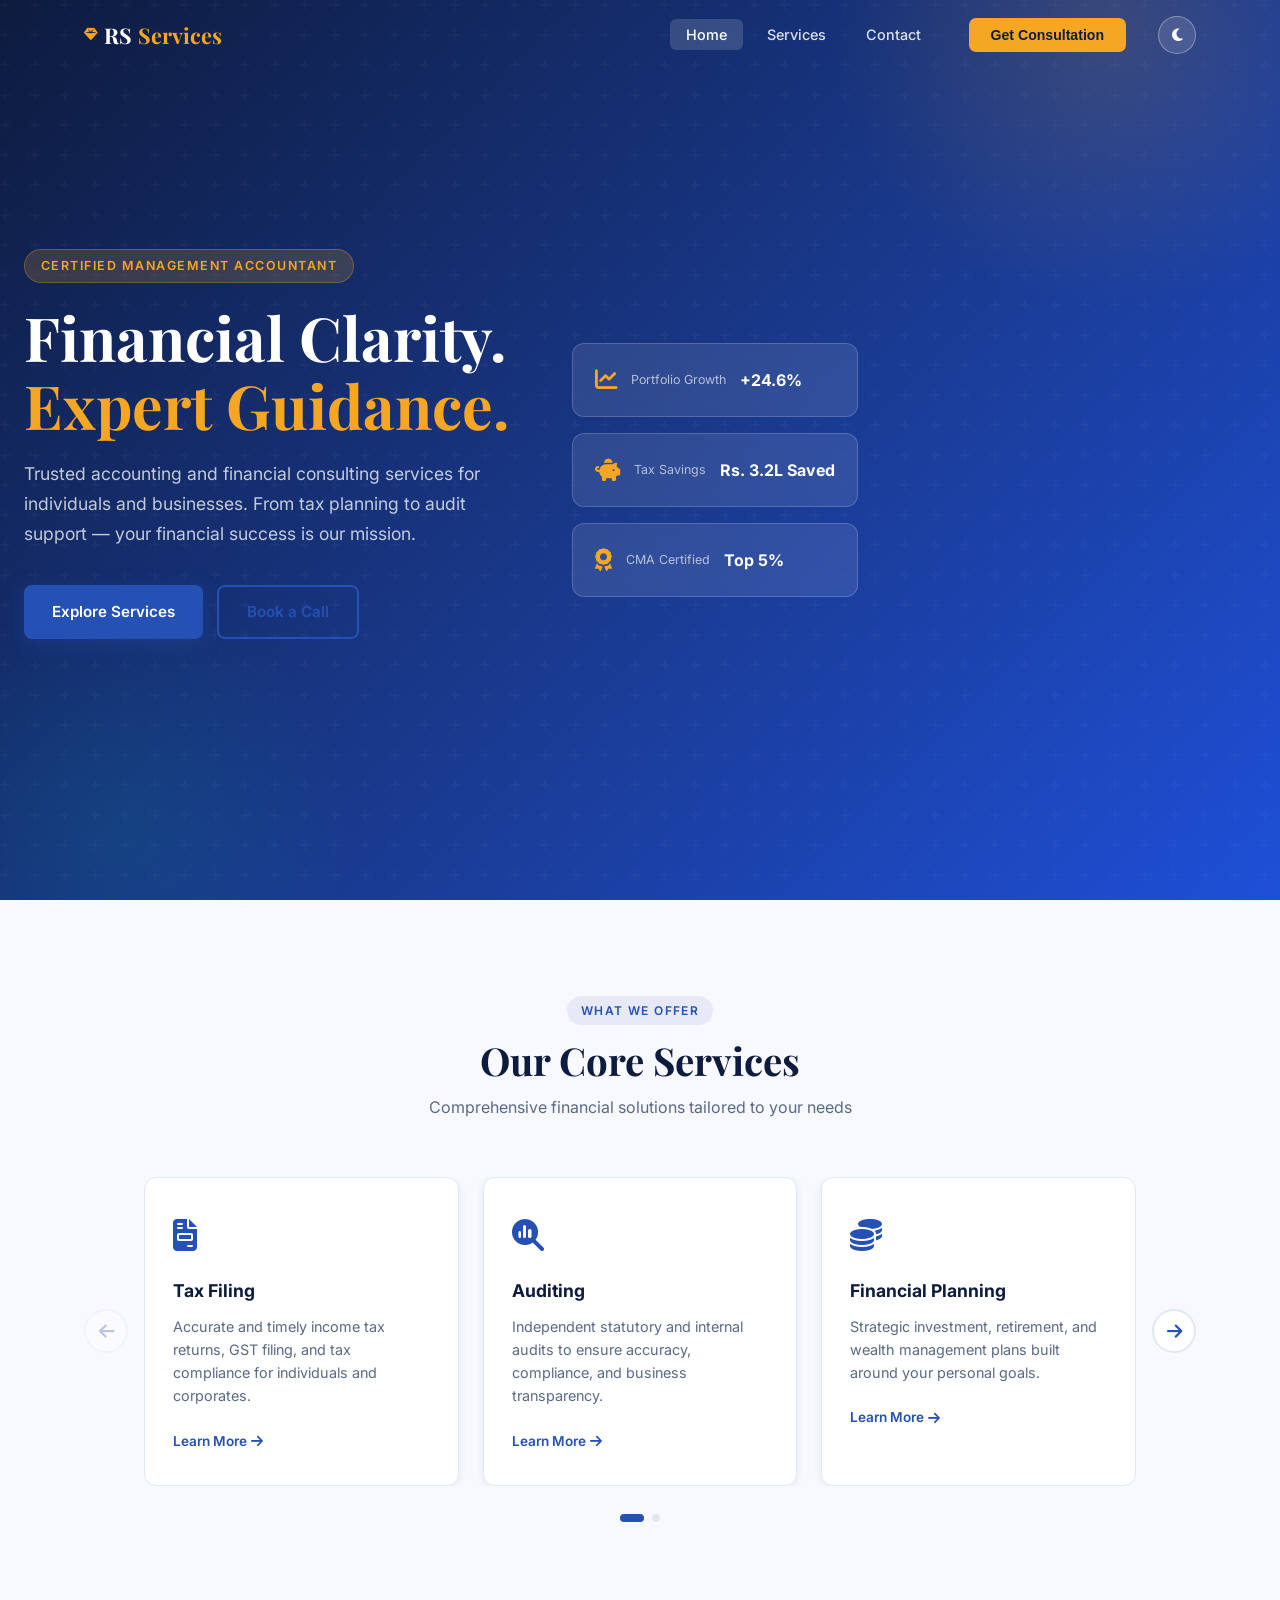
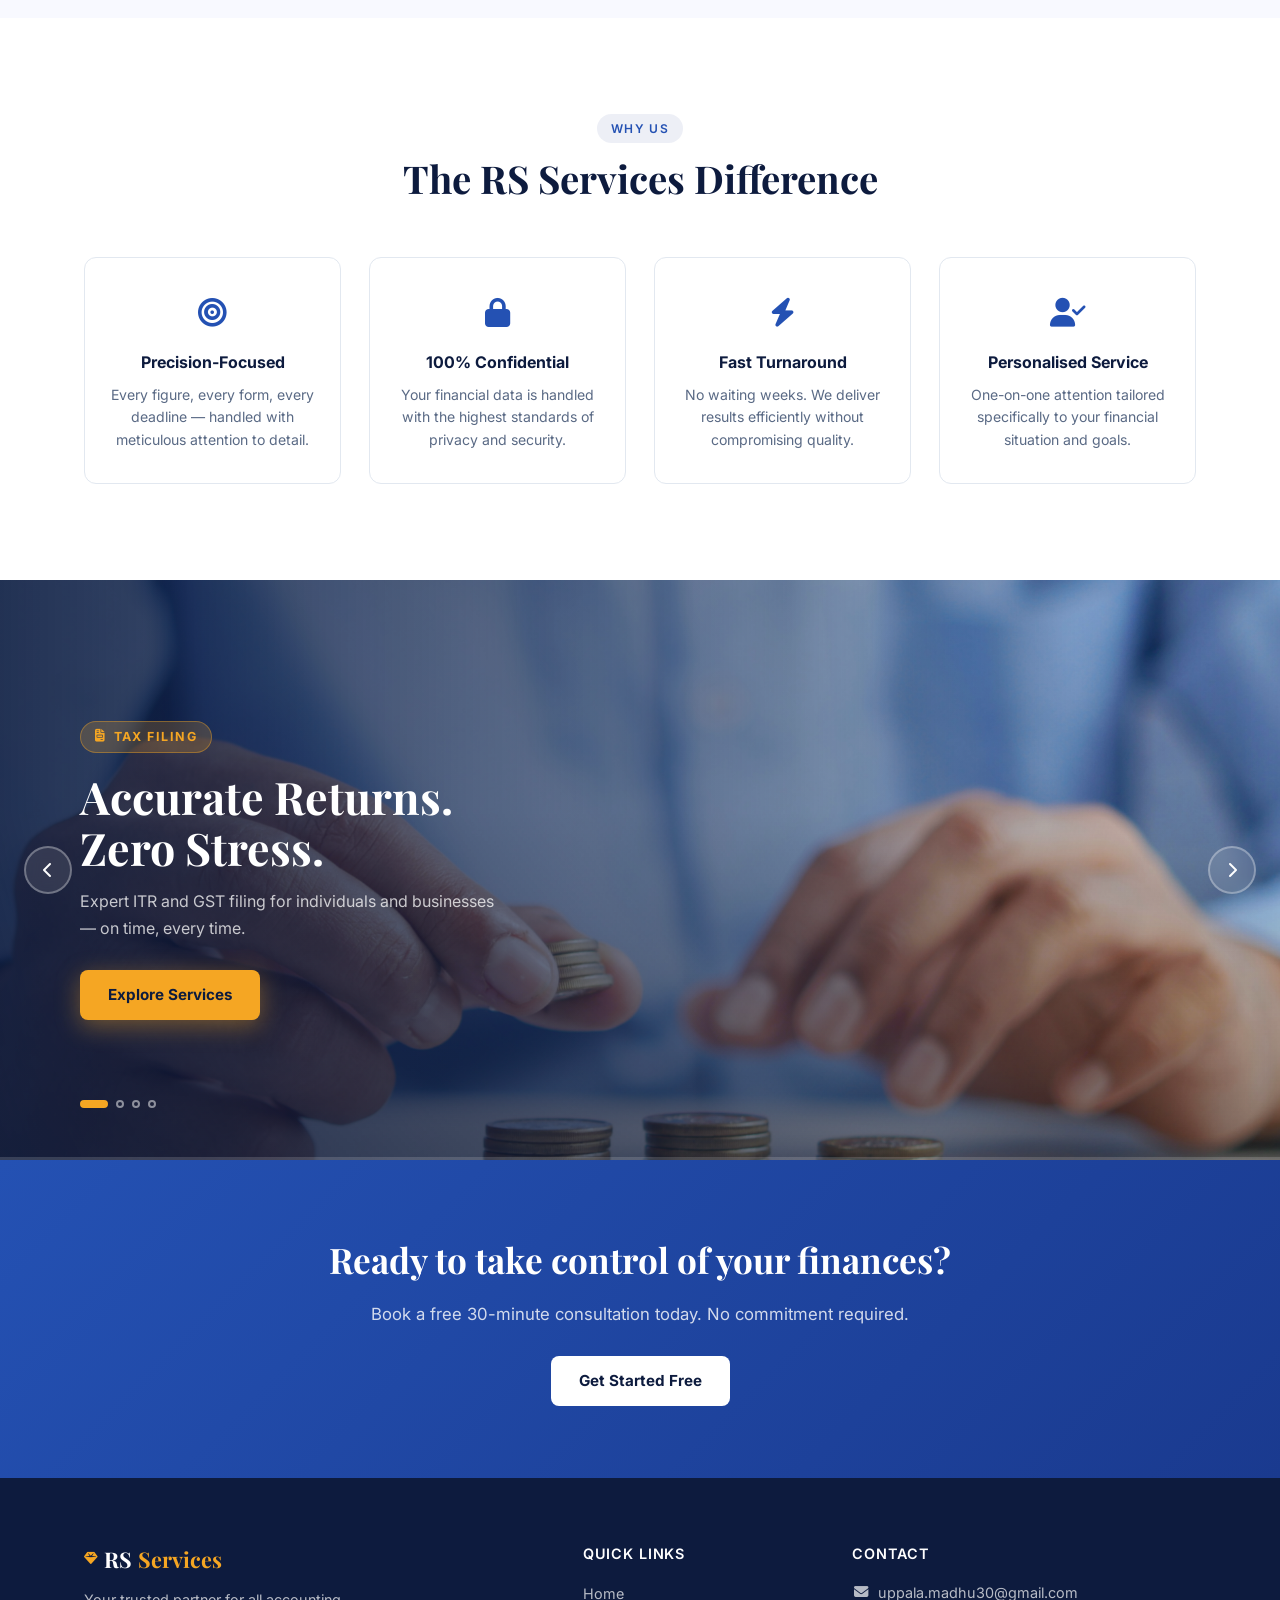
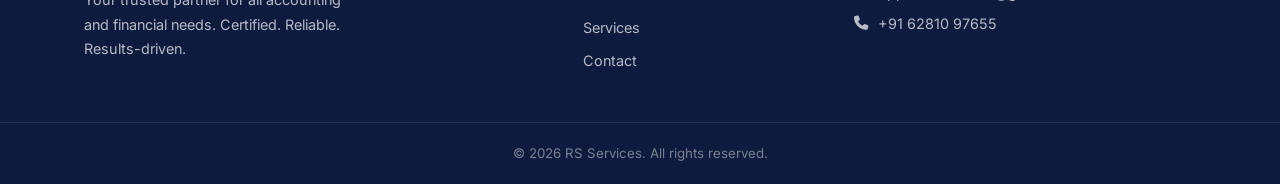
<file: index.html>
<!DOCTYPE html>
<html lang="en">
<head>
  <meta charset="UTF-8" />
  <meta name="viewport" content="width=device-width, initial-scale=1.0" />
  <title>RS Services | Accounting & Financial Services</title>
  <link rel="stylesheet" href="css/style.css" />
  <link rel="stylesheet" href="css/home.css" />
  <link rel="preconnect" href="https://fonts.googleapis.com" />
  <link href="https://fonts.googleapis.com/css2?family=Inter:wght@300;400;500;600;700&family=Playfair+Display:wght@600;700&display=swap" rel="stylesheet" />
  <link rel="stylesheet" href="https://cdnjs.cloudflare.com/ajax/libs/font-awesome/6.5.0/css/all.min.css" />
</head>
<body>

  <!-- NAVBAR -->
  <nav class="navbar" id="navbar">
    <div class="nav-container">
      <a href="index.html" class="nav-logo">
        <i class="fa-solid fa-gem logo-icon"></i> RS<span class="logo-accent">Services</span>
      </a>
      <ul class="nav-links" id="navLinks">
        <li><a href="index.html" class="nav-link active">Home</a></li>
        <li><a href="services.html" class="nav-link">Services</a></li>
        <li><a href="contact.html" class="nav-link">Contact</a></li>
      </ul>
      <button class="nav-cta" onclick="location.href='contact.html'">Get Consultation</button>
      <button class="theme-toggle" id="themeToggle" aria-label="Toggle theme">
        <i class="fa-solid fa-moon"></i>
      </button>
      <button class="hamburger" id="hamburger" aria-label="Menu">
        <span></span><span></span><span></span>
      </button>
    </div>
  </nav>

  <!-- HERO -->
  <section class="hero">
    <div class="hero-bg"></div>
    <div class="hero-content">
      <div class="hero-badge">Certified Management Accountant</div>
      <h1 class="hero-title">Financial Clarity.<br /><span class="hero-accent">Expert Guidance.</span></h1>
      <p class="hero-sub">Trusted accounting and financial consulting services for individuals and businesses. From tax planning to audit support — your financial success is our mission.</p>
      <div class="hero-actions">
        <a href="services.html" class="btn btn-primary">Explore Services</a>
        <a href="contact.html" class="btn btn-outline">Book a Call</a>
      </div>
    </div>
    <div class="hero-visual">
      <div class="hero-card card-1">
        <div class="card-icon"><i class="fa-solid fa-chart-line"></i></div>
        <p>Portfolio Growth</p>
        <strong>+24.6%</strong>
      </div>
      <div class="hero-card card-2">
        <div class="card-icon"><i class="fa-solid fa-piggy-bank"></i></div>
        <p>Tax Savings</p>
        <strong>Rs. 3.2L Saved</strong>
      </div>
      <div class="hero-card card-3">
        <div class="card-icon"><i class="fa-solid fa-award"></i></div>
        <p>CMA Certified</p>
        <strong>Top 5%</strong>
      </div>
    </div>
  </section>

  <!-- SERVICES CAROUSEL -->
  <section class="section carousel-section">
    <div class="container">
      <div class="section-header">
        <span class="section-tag">What We Offer</span>
        <h2 class="section-title">Our Core Services</h2>
        <p class="section-sub">Comprehensive financial solutions tailored to your needs</p>
      </div>
      <div class="carousel-wrapper">
        <button class="carousel-btn prev" id="prevBtn" aria-label="Previous"><i class="fa-solid fa-arrow-left"></i></button>
        <div class="carousel-track-container">
          <div class="carousel-track" id="carouselTrack">
            <div class="carousel-slide">
              <div class="service-card">
                <div class="sc-icon"><i class="fa-solid fa-file-invoice"></i></div>
                <h3>Tax Filing</h3>
                <p>Accurate and timely income tax returns, GST filing, and tax compliance for individuals and corporates.</p>
                <a href="services.html" class="sc-link">Learn More <i class="fa-solid fa-arrow-right"></i></a>
              </div>
            </div>
            <div class="carousel-slide">
              <div class="service-card">
                <div class="sc-icon"><i class="fa-solid fa-magnifying-glass-chart"></i></div>
                <h3>Auditing</h3>
                <p>Independent statutory and internal audits to ensure accuracy, compliance, and business transparency.</p>
                <a href="services.html" class="sc-link">Learn More <i class="fa-solid fa-arrow-right"></i></a>
              </div>
            </div>
            <div class="carousel-slide">
              <div class="service-card">
                <div class="sc-icon"><i class="fa-solid fa-coins"></i></div>
                <h3>Financial Planning</h3>
                <p>Strategic investment, retirement, and wealth management plans built around your personal goals.</p>
                <a href="services.html" class="sc-link">Learn More <i class="fa-solid fa-arrow-right"></i></a>
              </div>
            </div>
            <div class="carousel-slide">
              <div class="service-card">
                <div class="sc-icon"><i class="fa-solid fa-handshake"></i></div>
                <h3>Consultancy</h3>
                <p>Expert business and financial advisory for startups, SMEs, and growing enterprises.</p>
                <a href="services.html" class="sc-link">Learn More <i class="fa-solid fa-arrow-right"></i></a>
              </div>
            </div>
            <div class="carousel-slide">
              <div class="service-card">
                <div class="sc-icon"><i class="fa-solid fa-book"></i></div>
                <h3>Bookkeeping</h3>
                <p>Clean, organised, and up-to-date financial records so you always know where your money stands.</p>
                <a href="services.html" class="sc-link">Learn More <i class="fa-solid fa-arrow-right"></i></a>
              </div>
            </div>
            <div class="carousel-slide">
              <div class="service-card">
                <div class="sc-icon"><i class="fa-solid fa-building"></i></div>
                <h3>Company Registration</h3>
                <p>End-to-end support for company incorporation, ROC filings, and compliance management.</p>
                <a href="services.html" class="sc-link">Learn More <i class="fa-solid fa-arrow-right"></i></a>
              </div>
            </div>
          </div>
        </div>
        <button class="carousel-btn next" id="nextBtn" aria-label="Next"><i class="fa-solid fa-arrow-right"></i></button>
      </div>
      <div class="carousel-dots" id="carouselDots"></div>
    </div>
  </section>

  <!-- WHY CHOOSE US -->
  <section class="section why-section">
    <div class="container">
      <div class="section-header">
        <span class="section-tag">Why Us</span>
        <h2 class="section-title">The RS Services Difference</h2>
      </div>
      <div class="why-grid">
        <div class="why-item">
          <div class="why-icon"><i class="fa-solid fa-bullseye"></i></div>
          <h4>Precision-Focused</h4>
          <p>Every figure, every form, every deadline — handled with meticulous attention to detail.</p>
        </div>
        <div class="why-item">
          <div class="why-icon"><i class="fa-solid fa-lock"></i></div>
          <h4>100% Confidential</h4>
          <p>Your financial data is handled with the highest standards of privacy and security.</p>
        </div>
        <div class="why-item">
          <div class="why-icon"><i class="fa-solid fa-bolt"></i></div>
          <h4>Fast Turnaround</h4>
          <p>No waiting weeks. We deliver results efficiently without compromising quality.</p>
        </div>
        <div class="why-item">
          <div class="why-icon"><i class="fa-solid fa-user-check"></i></div>
          <h4>Personalised Service</h4>
          <p>One-on-one attention tailored specifically to your financial situation and goals.</p>
        </div>
      </div>
    </div>
  </section>

  <!-- IMAGE SLIDER -->
  <section class="imgslider-section" id="imgSlider">
    <div class="slider-track">

      <div class="slide active" data-index="0">
        <img src="images/tax-documents.jpg" alt="Tax Filing Services" />
        <div class="slide-overlay">
          <div class="slide-content">
            <div class="slide-tag"><i class="fa-solid fa-file-invoice"></i> Tax Filing</div>
            <h2>Accurate Returns.<br />Zero Stress.</h2>
            <p>Expert ITR and GST filing for individuals and businesses — on time, every time.</p>
            <a href="services.html" class="btn btn-primary">Explore Services</a>
          </div>
        </div>
      </div>

      <div class="slide" data-index="1">
        <img src="images/coins-stacking.jpg" alt="Investment Advisory" />
        <div class="slide-overlay">
          <div class="slide-content">
            <div class="slide-tag"><i class="fa-solid fa-coins"></i> Investment Advisory</div>
            <h2>Grow Your Wealth.<br />Strategically.</h2>
            <p>Personalised financial planning built around your goals, timeline, and risk appetite.</p>
            <a href="services.html" class="btn btn-primary">Explore Services</a>
          </div>
        </div>
      </div>

      <div class="slide" data-index="2">
        <img src="images/planner.jpg" alt="Financial Planning" />
        <div class="slide-overlay">
          <div class="slide-content">
            <div class="slide-tag"><i class="fa-solid fa-calendar-days"></i> Financial Planning</div>
            <h2>Every Rupee.<br />Purposefully Planned.</h2>
            <p>Retirement, insurance, investments — a complete financial roadmap crafted for you.</p>
            <a href="services.html" class="btn btn-primary">Explore Services</a>
          </div>
        </div>
      </div>

      <div class="slide" data-index="3">
        <img src="images/calculator-coins.jpg" alt="Accounting Services" />
        <div class="slide-overlay">
          <div class="slide-content">
            <div class="slide-tag"><i class="fa-solid fa-calculator"></i> Accounting</div>
            <h2>Clean Books.<br />Clear Decisions.</h2>
            <p>Bookkeeping, MIS reports, and audits — your financials, always in order.</p>
            <a href="services.html" class="btn btn-primary">Explore Services</a>
          </div>
        </div>
      </div>

    </div>

    <!-- Controls -->
    <button class="slider-arrow slider-prev" id="sliderPrev" aria-label="Previous">
      <i class="fa-solid fa-chevron-left"></i>
    </button>
    <button class="slider-arrow slider-next" id="sliderNext" aria-label="Next">
      <i class="fa-solid fa-chevron-right"></i>
    </button>

    <!-- Dots -->
    <div class="slider-dots" id="sliderDots">
      <button class="sdot active" data-slide="0" aria-label="Slide 1"></button>
      <button class="sdot" data-slide="1" aria-label="Slide 2"></button>
      <button class="sdot" data-slide="2" aria-label="Slide 3"></button>
      <button class="sdot" data-slide="3" aria-label="Slide 4"></button>
    </div>

    <!-- Progress bar -->
    <div class="slider-progress" id="sliderProgress">
      <div class="slider-progress-bar" id="sliderProgressBar"></div>
    </div>

  </section>


  <!-- CTA BANNER -->
  <section class="cta-banner">
    <div class="container">
      <h2>Ready to take control of your finances?</h2>
      <p>Book a free 30-minute consultation today. No commitment required.</p>
      <a href="contact.html" class="btn btn-white">Get Started Free</a>
    </div>
  </section>

  <!-- FOOTER -->
  <footer class="footer">
    <div class="container footer-grid">
      <div class="footer-brand">
        <a href="index.html" class="nav-logo"><i class="fa-solid fa-gem logo-icon"></i> RS<span class="logo-accent">Services</span></a>
        <p>Your trusted partner for all accounting and financial needs. Certified. Reliable. Results-driven.</p>
      </div>
      <div class="footer-links">
        <h4>Quick Links</h4>
        <ul>
          <li><a href="index.html">Home</a></li>
          <li><a href="services.html">Services</a></li>
          <li><a href="contact.html">Contact</a></li>
        </ul>
      </div>
      <div class="footer-contact">
        <h4>Contact</h4>
        <p><i class="fa-solid fa-envelope fa-fw"></i> uppala.madhu30@gmail.com</p>
        <p><i class="fa-solid fa-phone fa-fw"></i> +91 62810 97655</p>
      </div>
    </div>
    <div class="footer-bottom">
      <p>&copy; 2026 RS Services. All rights reserved.</p>
    </div>
  </footer>

  <script src="js/main.js"></script>
  <script src="js/carousel.js"></script>
  <script src="js/lazyload.js"></script>
  <script src="js/imgslider.js"></script>
</body>
</html>
</file>
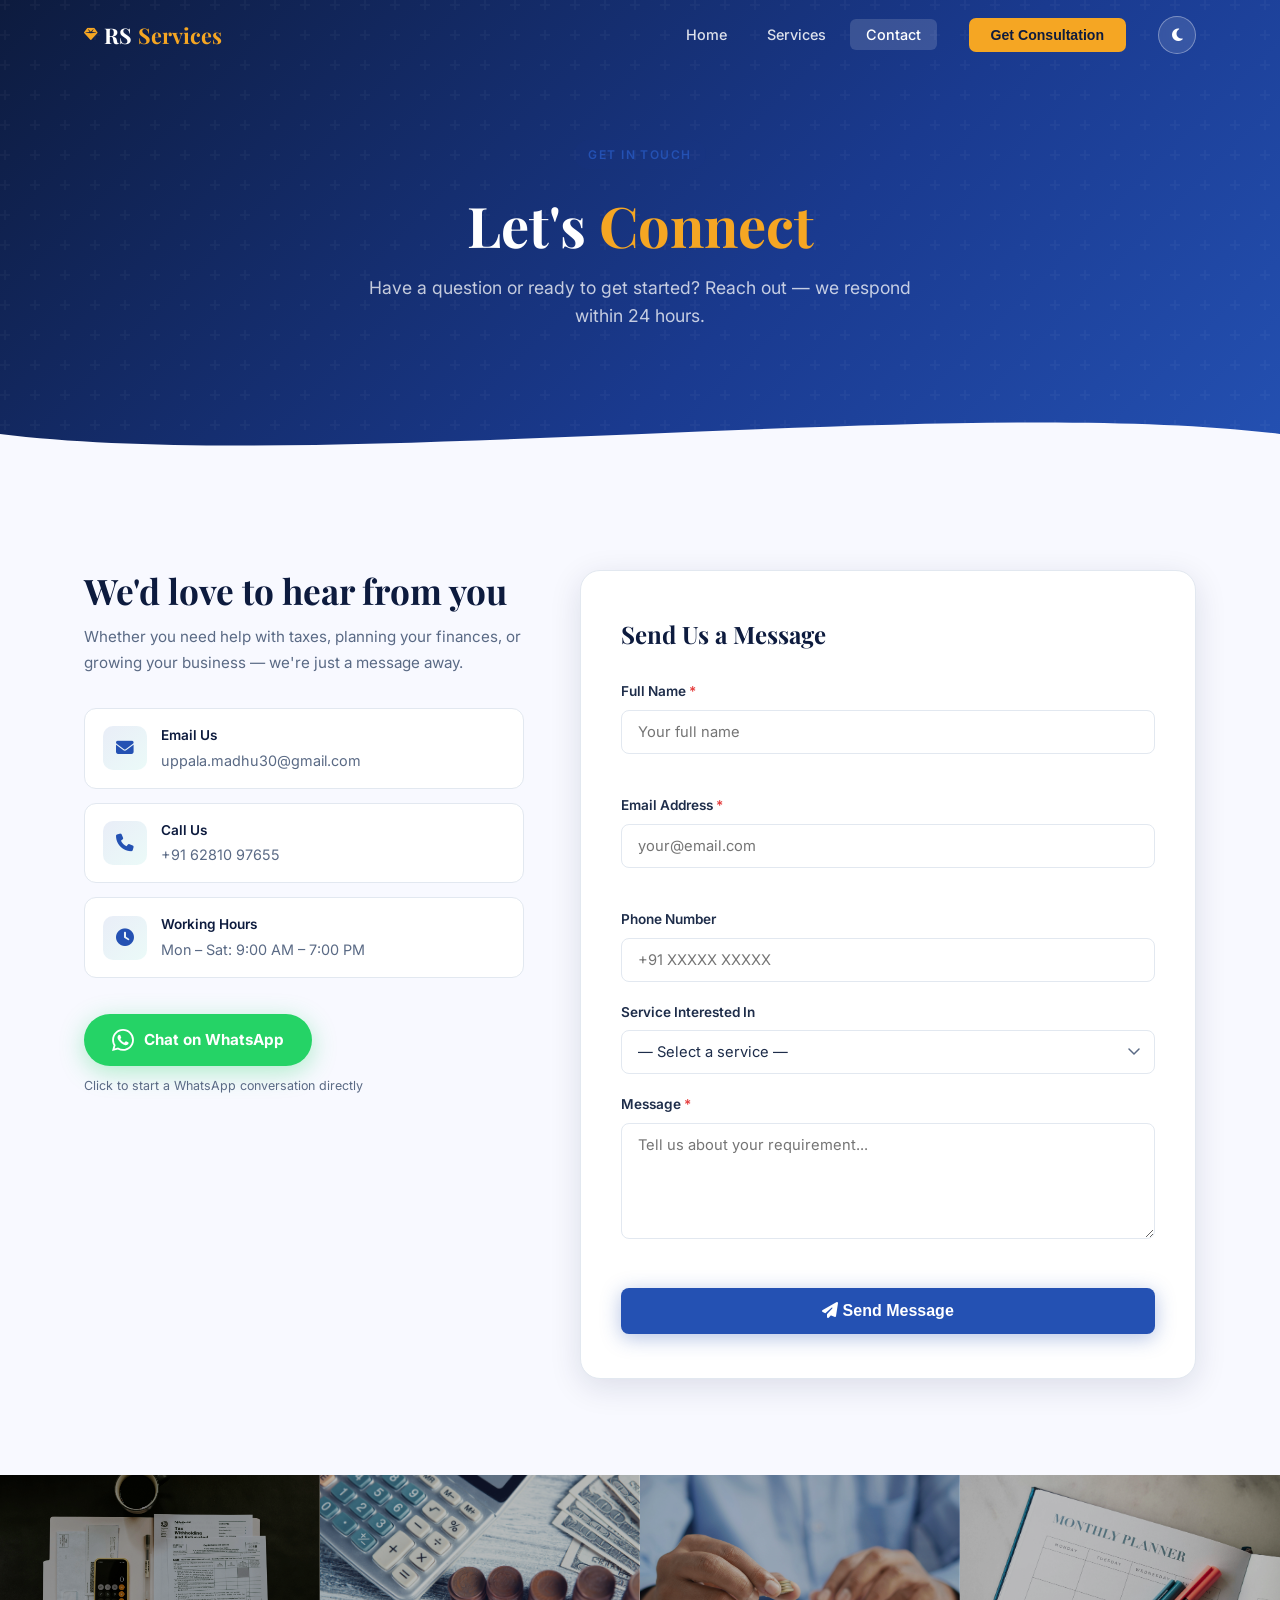
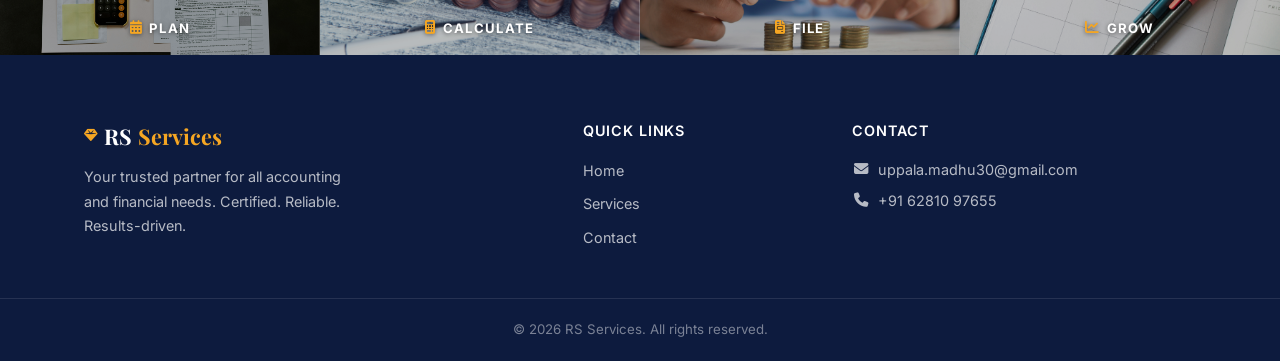
<file: contact.html>
<!DOCTYPE html>
<html lang="en">
<head>
  <meta charset="UTF-8" />
  <meta name="viewport" content="width=device-width, initial-scale=1.0" />
  <title>Contact | RS Services</title>
  <link rel="stylesheet" href="css/style.css" />
  <link rel="stylesheet" href="css/contact.css" />
  <link rel="preconnect" href="https://fonts.googleapis.com" />
  <link href="https://fonts.googleapis.com/css2?family=Inter:wght@300;400;500;600;700&family=Playfair+Display:wght@600;700&display=swap" rel="stylesheet" />
  <link rel="stylesheet" href="https://cdnjs.cloudflare.com/ajax/libs/font-awesome/6.5.0/css/all.min.css" />
</head>
<body>

  <!-- NAVBAR -->
  <nav class="navbar" id="navbar">
    <div class="nav-container">
      <a href="index.html" class="nav-logo">
        <i class="fa-solid fa-gem logo-icon"></i> RS<span class="logo-accent">Services</span>
      </a>
      <ul class="nav-links" id="navLinks">
        <li><a href="index.html" class="nav-link">Home</a></li>
        <li><a href="services.html" class="nav-link">Services</a></li>
        <li><a href="contact.html" class="nav-link active">Contact</a></li>
      </ul>
      <button class="nav-cta" onclick="location.href='contact.html'">Get Consultation</button>
      <button class="theme-toggle" id="themeToggle" aria-label="Toggle theme">
        <i class="fa-solid fa-moon"></i>
      </button>
      <button class="hamburger" id="hamburger" aria-label="Menu">
        <span></span><span></span><span></span>
      </button>
    </div>
  </nav>

  <!-- PAGE HERO -->
  <section class="page-hero">
    <div class="container">
      <div class="page-hero-content">
        <span class="section-tag">Get In Touch</span>
        <h1>Let's <span class="hero-accent">Connect</span></h1>
        <p>Have a question or ready to get started? Reach out — we respond within 24 hours.</p>
      </div>
    </div>
    <div class="page-hero-wave">
      <svg viewBox="0 0 1440 80" xmlns="http://www.w3.org/2000/svg" preserveAspectRatio="none">
        <path d="M0,40 C360,80 1080,0 1440,40 L1440,80 L0,80 Z" fill="#f8f9ff"/>
      </svg>
    </div>
  </section>

  <!-- CONTACT SECTION -->
  <section class="section contact-section">
    <div class="container">
      <div class="contact-layout">

        <!-- CONTACT INFO -->
        <div class="contact-info">
          <h2>We'd love to hear from you</h2>
          <p class="ci-sub">Whether you need help with taxes, planning your finances, or growing your business — we're just a message away.</p>

          <div class="contact-cards">
            <div class="contact-card">
              <div class="cc-icon"><i class="fa-solid fa-envelope"></i></div>
              <div>
                <strong>Email Us</strong>
                <a href="mailto:uppala.madhu30@gmail.com">uppala.madhu30@gmail.com</a>
              </div>
            </div>
            <div class="contact-card">
              <div class="cc-icon"><i class="fa-solid fa-phone"></i></div>
              <div>
                <strong>Call Us</strong>
                <a href="tel:+916281097655">+91 62810 97655</a>
              </div>
            </div>
            <div class="contact-card">
              <div class="cc-icon"><i class="fa-solid fa-clock"></i></div>
              <div>
                <strong>Working Hours</strong>
                <span>Mon – Sat: 9:00 AM – 7:00 PM</span>
              </div>
            </div>
          </div>

          <!-- WHATSAPP BUTTON -->
          <a href="https://wa.me/916281097655" target="_blank" rel="noopener" class="whatsapp-btn" id="whatsappBtn">
            <svg class="wa-icon" viewBox="0 0 24 24" fill="currentColor" xmlns="http://www.w3.org/2000/svg">
              <path d="M17.472 14.382c-.297-.149-1.758-.867-2.03-.967-.273-.099-.471-.148-.67.15-.197.297-.767.966-.94 1.164-.173.199-.347.223-.644.075-.297-.15-1.255-.463-2.39-1.475-.883-.788-1.48-1.761-1.653-2.059-.173-.297-.018-.458.13-.606.134-.133.298-.347.446-.52.149-.174.198-.298.298-.497.099-.198.05-.371-.025-.52-.075-.149-.669-1.612-.916-2.207-.242-.579-.487-.5-.669-.51-.173-.008-.371-.01-.57-.01-.198 0-.52.074-.792.372-.272.297-1.04 1.016-1.04 2.479 0 1.462 1.065 2.875 1.213 3.074.149.198 2.096 3.2 5.077 4.487.709.306 1.262.489 1.694.625.712.227 1.36.195 1.871.118.571-.085 1.758-.719 2.006-1.413.248-.694.248-1.289.173-1.413-.074-.124-.272-.198-.57-.347m-5.421 7.403h-.004a9.87 9.87 0 01-5.031-1.378l-.361-.214-3.741.982.998-3.648-.235-.374a9.86 9.86 0 01-1.51-5.26c.001-5.45 4.436-9.884 9.888-9.884 2.64 0 5.122 1.03 6.988 2.898a9.825 9.825 0 012.893 6.994c-.003 5.45-4.437 9.884-9.885 9.884m8.413-18.297A11.815 11.815 0 0012.05 0C5.495 0 .16 5.335.157 11.892c0 2.096.547 4.142 1.588 5.945L.057 24l6.305-1.654a11.882 11.882 0 005.683 1.448h.005c6.554 0 11.89-5.335 11.893-11.893a11.821 11.821 0 00-3.48-8.413z"/>
            </svg>
            Chat on WhatsApp
          </a>

          <p class="wa-note">Click to start a WhatsApp conversation directly</p>
        </div>

        <!-- CONTACT FORM -->
        <div class="contact-form-wrap">
          <form class="contact-form" id="contactForm" novalidate>
            <h3>Send Us a Message</h3>

            <div class="form-group">
              <label for="name">Full Name <span class="required">*</span></label>
              <input type="text" id="name" name="name" placeholder="Your full name" required />
              <span class="field-error" id="nameError"></span>
            </div>

            <div class="form-group">
              <label for="email">Email Address <span class="required">*</span></label>
              <input type="email" id="email" name="email" placeholder="your@email.com" required />
              <span class="field-error" id="emailError"></span>
            </div>

            <div class="form-group">
              <label for="phone">Phone Number</label>
              <input type="tel" id="phone" name="phone" placeholder="+91 XXXXX XXXXX" />
            </div>

            <div class="form-group">
              <label for="service">Service Interested In</label>
              <select id="service" name="service">
                <option value="">— Select a service —</option>
                <option value="tax">Income Tax Filing</option>
                <option value="gst">GST Registration &amp; Filing</option>
                <option value="audit">Auditing</option>
                <option value="planning">Financial Planning</option>
                <option value="consultancy">Business Consultancy</option>
                <option value="bookkeeping">Bookkeeping</option>
                <option value="registration">Company Registration</option>
                <option value="other">Other</option>
              </select>
            </div>

            <div class="form-group">
              <label for="message">Message <span class="required">*</span></label>
              <textarea id="message" name="message" rows="5" placeholder="Tell us about your requirement..." required></textarea>
              <span class="field-error" id="messageError"></span>
            </div>

            <button type="submit" class="btn btn-primary submit-btn" id="submitBtn">
              <span class="btn-text"><i class="fa-solid fa-paper-plane"></i> Send Message</span>
              <span class="btn-loader" style="display:none;"><i class="fa-solid fa-circle-notch fa-spin"></i> Sending...</span>
            </button>

            <!-- SUCCESS MESSAGE -->
            <div class="form-success" id="formSuccess" style="display:none;">
              <div class="success-icon"><i class="fa-solid fa-check"></i></div>
              <h4>Message Sent!</h4>
              <p>Thank you for reaching out. We'll get back to you within 24 hours.</p>
            </div>
          </form>
        </div>

      </div>
    </div>
  </section>

  <!-- PHOTO STRIP -->
  <div class="contact-photo-strip">
    <div class="cps-item">
      <img src="images/planner.jpg" alt="Planning your finances" loading="lazy" />
      <div class="cps-label"><i class="fa-solid fa-calendar-days"></i> Plan</div>
    </div>
    <div class="cps-item">
      <img src="images/calculator-coins.jpg" alt="Accounting and calculations" loading="lazy" />
      <div class="cps-label"><i class="fa-solid fa-calculator"></i> Calculate</div>
    </div>
    <div class="cps-item">
      <img src="images/tax-documents.jpg" alt="Tax filing documents" loading="lazy" />
      <div class="cps-label"><i class="fa-solid fa-file-invoice"></i> File</div>
    </div>
    <div class="cps-item">
      <img src="images/coins-stacking.jpg" alt="Grow your investments" loading="lazy" />
      <div class="cps-label"><i class="fa-solid fa-chart-line"></i> Grow</div>
    </div>
  </div>

  <!-- FOOTER -->
  <footer class="footer">
    <div class="container footer-grid">
      <div class="footer-brand">
        <a href="index.html" class="nav-logo"><i class="fa-solid fa-gem logo-icon"></i> RS<span class="logo-accent">Services</span></a>
        <p>Your trusted partner for all accounting and financial needs. Certified. Reliable. Results-driven.</p>
      </div>
      <div class="footer-links">
        <h4>Quick Links</h4>
        <ul>
          <li><a href="index.html">Home</a></li>
          <li><a href="services.html">Services</a></li>
          <li><a href="contact.html">Contact</a></li>
        </ul>
      </div>
      <div class="footer-contact">
        <h4>Contact</h4>
        <p><i class="fa-solid fa-envelope fa-fw"></i> uppala.madhu30@gmail.com</p>
        <p><i class="fa-solid fa-phone fa-fw"></i> +91 62810 97655</p>
      </div>
    </div>
    <div class="footer-bottom">
      <p>&copy; 2026 RS Services. All rights reserved.</p>
    </div>
  </footer>

  <script src="js/main.js"></script>
  <script src="js/contact.js"></script>
</body>
</html>
</file>
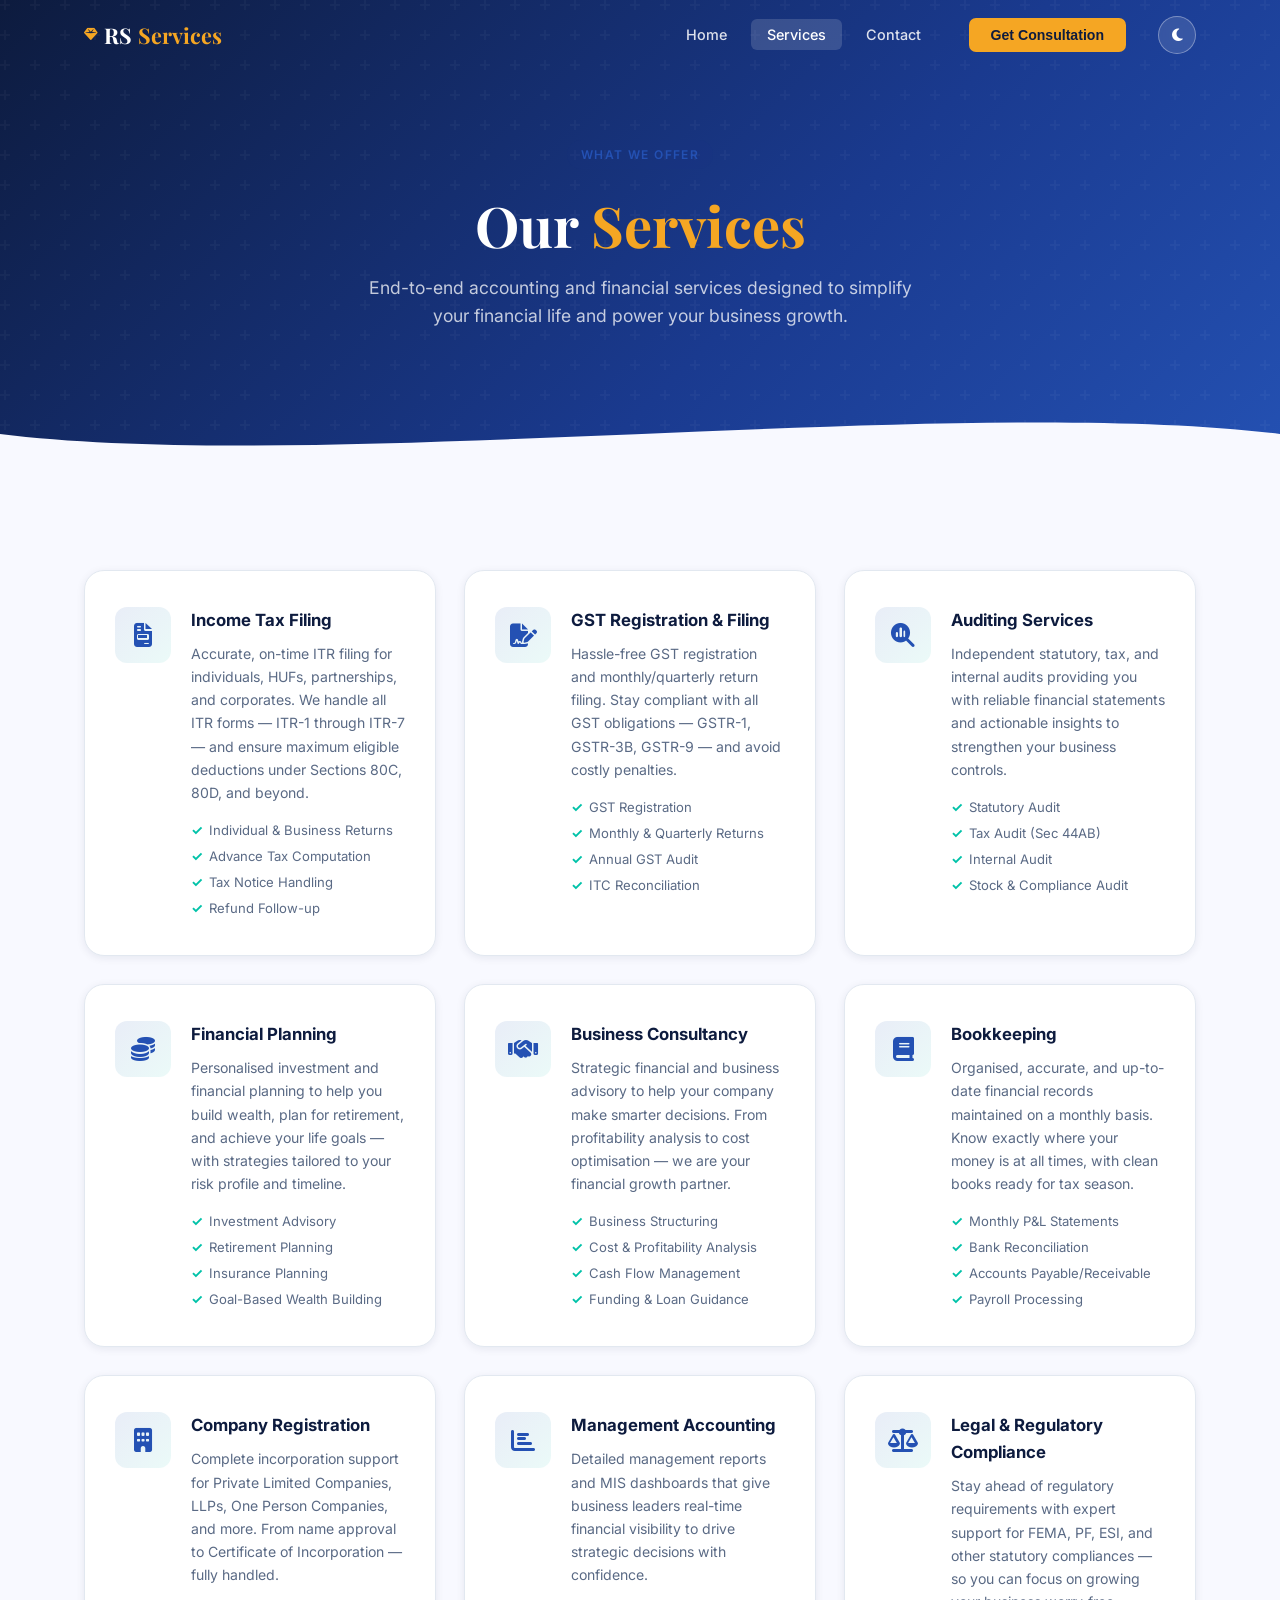
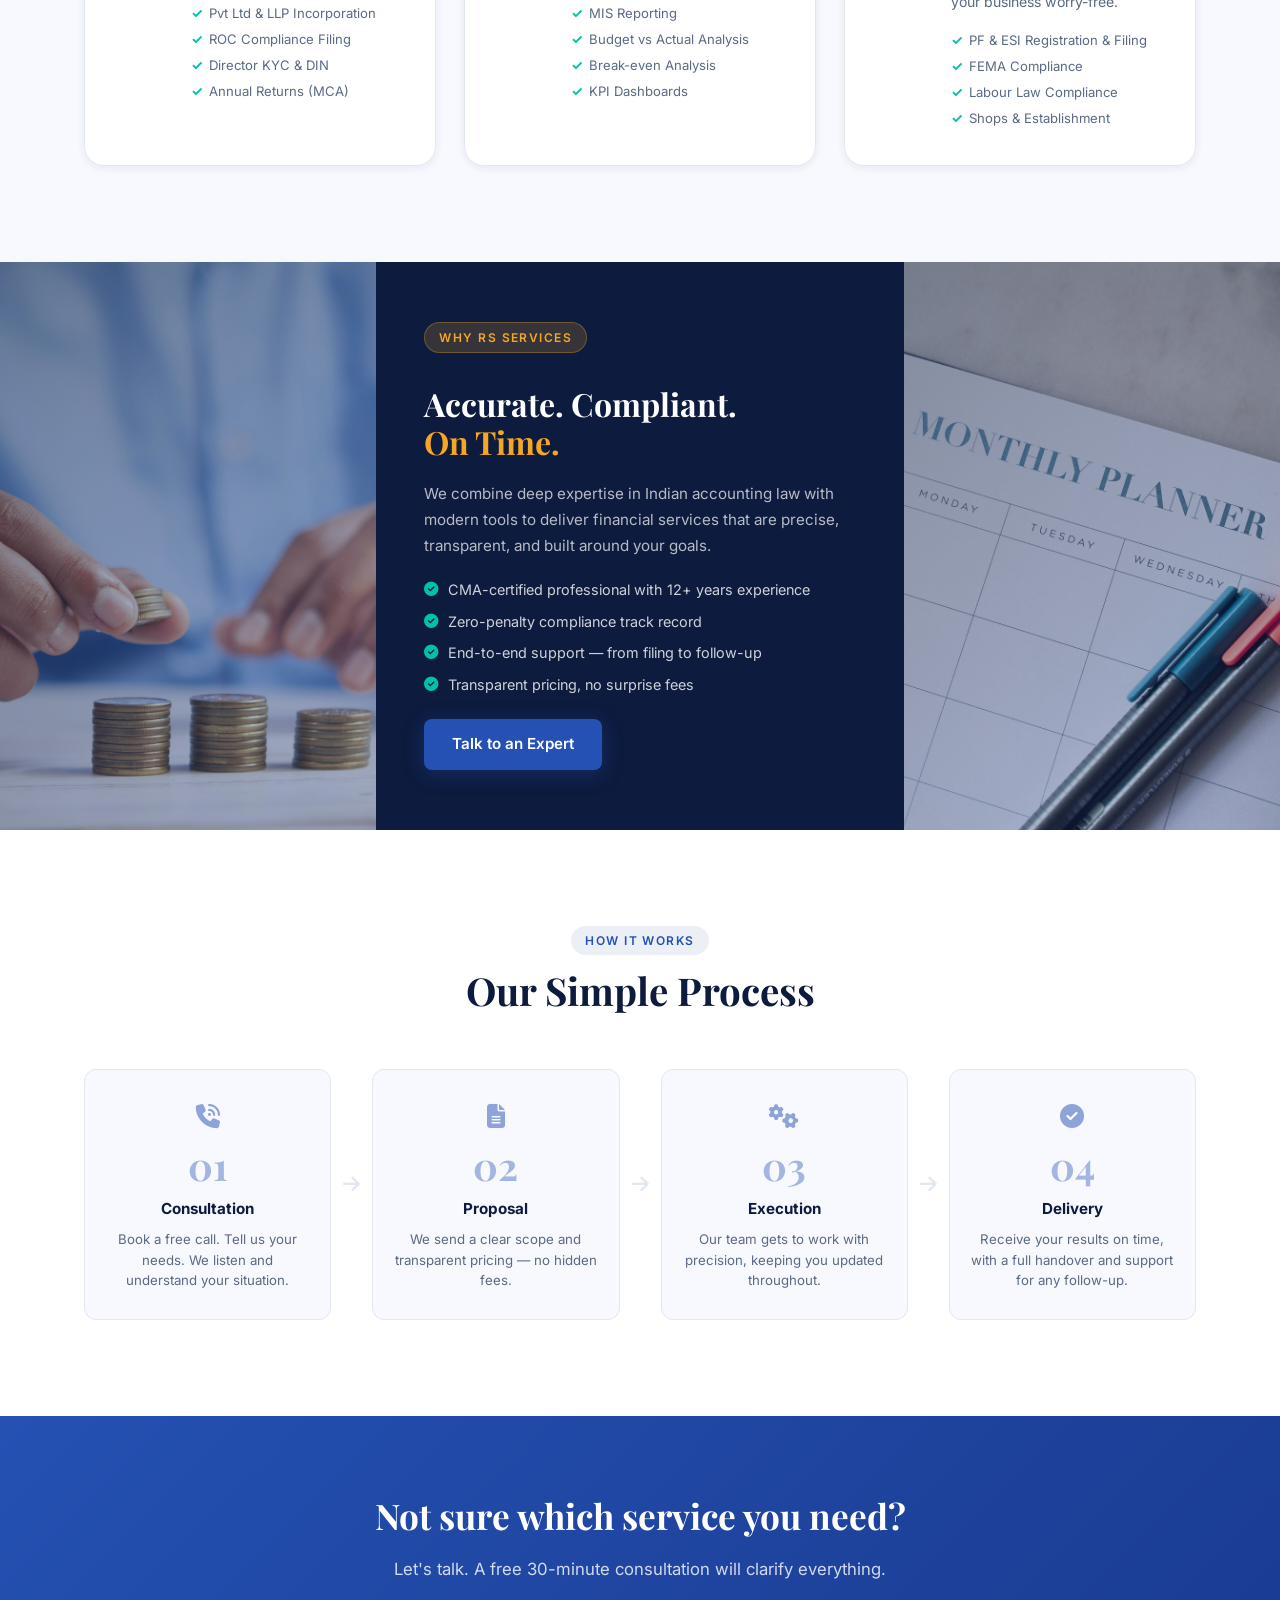
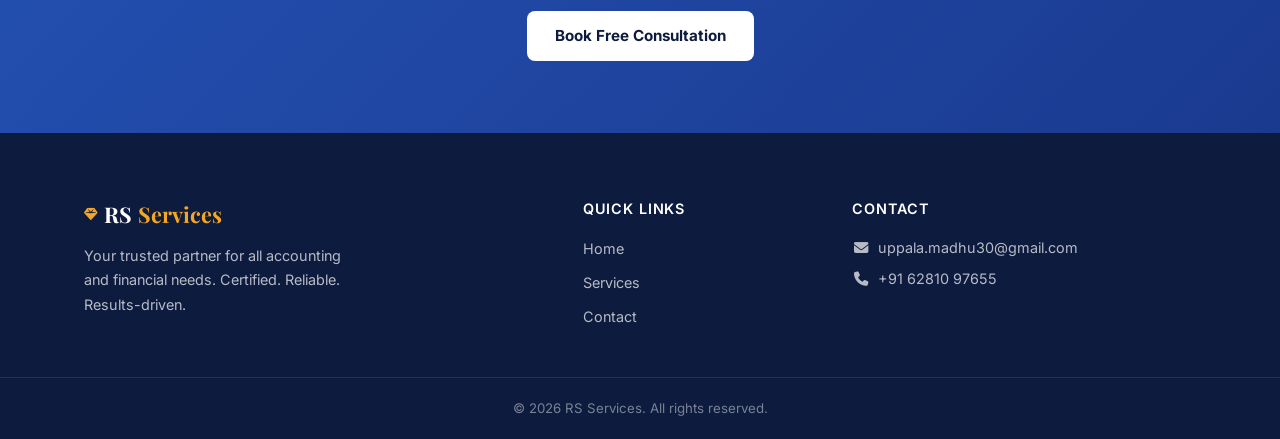
<file: services.html>
<!DOCTYPE html>
<html lang="en">
<head>
  <meta charset="UTF-8" />
  <meta name="viewport" content="width=device-width, initial-scale=1.0" />
  <title>Services | RS Services</title>
  <link rel="stylesheet" href="css/style.css" />
  <link rel="stylesheet" href="css/services.css" />
  <link rel="preconnect" href="https://fonts.googleapis.com" />
  <link href="https://fonts.googleapis.com/css2?family=Inter:wght@300;400;500;600;700&family=Playfair+Display:wght@600;700&display=swap" rel="stylesheet" />
  <link rel="stylesheet" href="https://cdnjs.cloudflare.com/ajax/libs/font-awesome/6.5.0/css/all.min.css" />
</head>
<body>

  <!-- NAVBAR -->
  <nav class="navbar" id="navbar">
    <div class="nav-container">
      <a href="index.html" class="nav-logo">
        <i class="fa-solid fa-gem logo-icon"></i> RS<span class="logo-accent">Services</span>
      </a>
      <ul class="nav-links" id="navLinks">
        <li><a href="index.html" class="nav-link">Home</a></li>
        <li><a href="services.html" class="nav-link active">Services</a></li>
        <li><a href="contact.html" class="nav-link">Contact</a></li>
      </ul>
      <button class="nav-cta" onclick="location.href='contact.html'">Get Consultation</button>
      <button class="theme-toggle" id="themeToggle" aria-label="Toggle theme">
        <i class="fa-solid fa-moon"></i>
      </button>
      <button class="hamburger" id="hamburger" aria-label="Menu">
        <span></span><span></span><span></span>
      </button>
    </div>
  </nav>

  <!-- PAGE HERO -->
  <section class="page-hero">
    <div class="container">
      <div class="page-hero-content">
        <span class="section-tag">What We Offer</span>
        <h1>Our <span class="hero-accent">Services</span></h1>
        <p>End-to-end accounting and financial services designed to simplify your financial life and power your business growth.</p>
      </div>
    </div>
    <div class="page-hero-wave">
      <svg viewBox="0 0 1440 80" xmlns="http://www.w3.org/2000/svg" preserveAspectRatio="none">
        <path d="M0,40 C360,80 1080,0 1440,40 L1440,80 L0,80 Z" fill="#f8f9ff"/>
      </svg>
    </div>
  </section>

  <!-- SERVICES GRID -->
  <section class="section services-main">
    <div class="container">
      <div class="services-grid">

        <div class="service-item" data-delay="0">
          <div class="si-icon-wrap">
            <i class="fa-solid fa-file-invoice si-icon"></i>
          </div>
          <div class="si-content">
            <h3>Income Tax Filing</h3>
            <p>Accurate, on-time ITR filing for individuals, HUFs, partnerships, and corporates. We handle all ITR forms — ITR-1 through ITR-7 — and ensure maximum eligible deductions under Sections 80C, 80D, and beyond.</p>
            <ul class="si-features">
              <li>Individual &amp; Business Returns</li>
              <li>Advance Tax Computation</li>
              <li>Tax Notice Handling</li>
              <li>Refund Follow-up</li>
            </ul>
          </div>
        </div>

        <div class="service-item" data-delay="100">
          <div class="si-icon-wrap">
            <i class="fa-solid fa-file-signature si-icon"></i>
          </div>
          <div class="si-content">
            <h3>GST Registration &amp; Filing</h3>
            <p>Hassle-free GST registration and monthly/quarterly return filing. Stay compliant with all GST obligations — GSTR-1, GSTR-3B, GSTR-9 — and avoid costly penalties.</p>
            <ul class="si-features">
              <li>GST Registration</li>
              <li>Monthly &amp; Quarterly Returns</li>
              <li>Annual GST Audit</li>
              <li>ITC Reconciliation</li>
            </ul>
          </div>
        </div>

        <div class="service-item" data-delay="200">
          <div class="si-icon-wrap">
            <i class="fa-solid fa-magnifying-glass-chart si-icon"></i>
          </div>
          <div class="si-content">
            <h3>Auditing Services</h3>
            <p>Independent statutory, tax, and internal audits providing you with reliable financial statements and actionable insights to strengthen your business controls.</p>
            <ul class="si-features">
              <li>Statutory Audit</li>
              <li>Tax Audit (Sec 44AB)</li>
              <li>Internal Audit</li>
              <li>Stock &amp; Compliance Audit</li>
            </ul>
          </div>
        </div>

        <div class="service-item" data-delay="0">
          <div class="si-icon-wrap">
            <i class="fa-solid fa-coins si-icon"></i>
          </div>
          <div class="si-content">
            <h3>Financial Planning</h3>
            <p>Personalised investment and financial planning to help you build wealth, plan for retirement, and achieve your life goals — with strategies tailored to your risk profile and timeline.</p>
            <ul class="si-features">
              <li>Investment Advisory</li>
              <li>Retirement Planning</li>
              <li>Insurance Planning</li>
              <li>Goal-Based Wealth Building</li>
            </ul>
          </div>
        </div>

        <div class="service-item" data-delay="100">
          <div class="si-icon-wrap">
            <i class="fa-solid fa-handshake si-icon"></i>
          </div>
          <div class="si-content">
            <h3>Business Consultancy</h3>
            <p>Strategic financial and business advisory to help your company make smarter decisions. From profitability analysis to cost optimisation — we are your financial growth partner.</p>
            <ul class="si-features">
              <li>Business Structuring</li>
              <li>Cost &amp; Profitability Analysis</li>
              <li>Cash Flow Management</li>
              <li>Funding &amp; Loan Guidance</li>
            </ul>
          </div>
        </div>

        <div class="service-item" data-delay="200">
          <div class="si-icon-wrap">
            <i class="fa-solid fa-book si-icon"></i>
          </div>
          <div class="si-content">
            <h3>Bookkeeping</h3>
            <p>Organised, accurate, and up-to-date financial records maintained on a monthly basis. Know exactly where your money is at all times, with clean books ready for tax season.</p>
            <ul class="si-features">
              <li>Monthly P&amp;L Statements</li>
              <li>Bank Reconciliation</li>
              <li>Accounts Payable/Receivable</li>
              <li>Payroll Processing</li>
            </ul>
          </div>
        </div>

        <div class="service-item" data-delay="0">
          <div class="si-icon-wrap">
            <i class="fa-solid fa-building si-icon"></i>
          </div>
          <div class="si-content">
            <h3>Company Registration</h3>
            <p>Complete incorporation support for Private Limited Companies, LLPs, One Person Companies, and more. From name approval to Certificate of Incorporation — fully handled.</p>
            <ul class="si-features">
              <li>Pvt Ltd &amp; LLP Incorporation</li>
              <li>ROC Compliance Filing</li>
              <li>Director KYC &amp; DIN</li>
              <li>Annual Returns (MCA)</li>
            </ul>
          </div>
        </div>

        <div class="service-item" data-delay="100">
          <div class="si-icon-wrap">
            <i class="fa-solid fa-chart-bar si-icon"></i>
          </div>
          <div class="si-content">
            <h3>Management Accounting</h3>
            <p>Detailed management reports and MIS dashboards that give business leaders real-time financial visibility to drive strategic decisions with confidence.</p>
            <ul class="si-features">
              <li>MIS Reporting</li>
              <li>Budget vs Actual Analysis</li>
              <li>Break-even Analysis</li>
              <li>KPI Dashboards</li>
            </ul>
          </div>
        </div>

        <div class="service-item" data-delay="200">
          <div class="si-icon-wrap">
            <i class="fa-solid fa-scale-balanced si-icon"></i>
          </div>
          <div class="si-content">
            <h3>Legal &amp; Regulatory Compliance</h3>
            <p>Stay ahead of regulatory requirements with expert support for FEMA, PF, ESI, and other statutory compliances — so you can focus on growing your business worry-free.</p>
            <ul class="si-features">
              <li>PF &amp; ESI Registration &amp; Filing</li>
              <li>FEMA Compliance</li>
              <li>Labour Law Compliance</li>
              <li>Shops &amp; Establishment</li>
            </ul>
          </div>
        </div>

      </div>
    </div>
  </section>

  <!-- VISUAL SPLIT -->
  <section class="services-visual-split">
    <div class="svs-image">
      <img src="images/tax-documents.jpg" alt="Tax and accounting at work" loading="lazy" />
    </div>
    <div class="svs-content">
      <span class="section-tag">Why RS Services</span>
      <h2>Accurate. Compliant.<br /><span class="hero-accent">On Time.</span></h2>
      <p>We combine deep expertise in Indian accounting law with modern tools to deliver financial services that are precise, transparent, and built around your goals.</p>
      <ul class="svs-list">
        <li><i class="fa-solid fa-circle-check"></i> CMA-certified professional with 12+ years experience</li>
        <li><i class="fa-solid fa-circle-check"></i> Zero-penalty compliance track record</li>
        <li><i class="fa-solid fa-circle-check"></i> End-to-end support — from filing to follow-up</li>
        <li><i class="fa-solid fa-circle-check"></i> Transparent pricing, no surprise fees</li>
      </ul>
      <a href="contact.html" class="btn btn-primary">Talk to an Expert</a>
    </div>
    <div class="svs-image svs-image-2">
      <img src="images/coins-stacking.jpg" alt="Investment and financial growth" loading="lazy" />
    </div>
  </section>

  <!-- PROCESS -->
  <section class="section process-section">
    <div class="container">
      <div class="section-header">
        <span class="section-tag">How It Works</span>
        <h2 class="section-title">Our Simple Process</h2>
      </div>
      <div class="process-steps">
        <div class="process-step">
          <div class="ps-icon"><i class="fa-solid fa-phone-volume"></i></div>
          <div class="ps-num">01</div>
          <h4>Consultation</h4>
          <p>Book a free call. Tell us your needs. We listen and understand your situation.</p>
        </div>
        <div class="process-arrow"><i class="fa-solid fa-arrow-right"></i></div>
        <div class="process-step">
          <div class="ps-icon"><i class="fa-solid fa-file-lines"></i></div>
          <div class="ps-num">02</div>
          <h4>Proposal</h4>
          <p>We send a clear scope and transparent pricing — no hidden fees.</p>
        </div>
        <div class="process-arrow"><i class="fa-solid fa-arrow-right"></i></div>
        <div class="process-step">
          <div class="ps-icon"><i class="fa-solid fa-gears"></i></div>
          <div class="ps-num">03</div>
          <h4>Execution</h4>
          <p>Our team gets to work with precision, keeping you updated throughout.</p>
        </div>
        <div class="process-arrow"><i class="fa-solid fa-arrow-right"></i></div>
        <div class="process-step">
          <div class="ps-icon"><i class="fa-solid fa-circle-check"></i></div>
          <div class="ps-num">04</div>
          <h4>Delivery</h4>
          <p>Receive your results on time, with a full handover and support for any follow-up.</p>
        </div>
      </div>
    </div>
  </section>

  <!-- CTA BANNER -->
  <section class="cta-banner">
    <div class="container">
      <h2>Not sure which service you need?</h2>
      <p>Let's talk. A free 30-minute consultation will clarify everything.</p>
      <a href="contact.html" class="btn btn-white">Book Free Consultation</a>
    </div>
  </section>

  <!-- FOOTER -->
  <footer class="footer">
    <div class="container footer-grid">
      <div class="footer-brand">
        <a href="index.html" class="nav-logo"><i class="fa-solid fa-gem logo-icon"></i> RS<span class="logo-accent">Services</span></a>
        <p>Your trusted partner for all accounting and financial needs. Certified. Reliable. Results-driven.</p>
      </div>
      <div class="footer-links">
        <h4>Quick Links</h4>
        <ul>
          <li><a href="index.html">Home</a></li>
          <li><a href="services.html">Services</a></li>
          <li><a href="contact.html">Contact</a></li>
        </ul>
      </div>
      <div class="footer-contact">
        <h4>Contact</h4>
        <p><i class="fa-solid fa-envelope fa-fw"></i> uppala.madhu30@gmail.com</p>
        <p><i class="fa-solid fa-phone fa-fw"></i> +91 62810 97655</p>
      </div>
    </div>
    <div class="footer-bottom">
      <p>&copy; 2026 RS Services. All rights reserved.</p>
    </div>
  </footer>

  <script src="js/main.js"></script>
  <script src="js/services.js"></script>
</body>
</html>
</file>
<file: css/style.css>
/* =============================================
   GLOBAL STYLES — CMA Pro
   ============================================= */

*, *::before, *::after { box-sizing: border-box; margin: 0; padding: 0; }

:root {
  --navy:      #0d1b3e;
  --blue:      #1a3a8f;
  --blue-mid:  #2451b3;
  --accent:    #f5a623;
  --accent-2:  #00c2a8;
  --light-bg:  #f8f9ff;
  --white:     #ffffff;
  --text:      #1e2d4a;
  --text-muted:#5a6a85;
  --border:    #e2e8f0;
  --shadow-sm: 0 2px 8px rgba(13,27,62,.08);
  --shadow-md: 0 8px 32px rgba(13,27,62,.12);
  --shadow-lg: 0 20px 60px rgba(13,27,62,.16);
  --radius:    12px;
  --radius-lg: 20px;
  --transition: .3s ease;
}

html { scroll-behavior: smooth; }

body {
  font-family: 'Inter', sans-serif;
  font-size: 16px;
  color: var(--text);
  background: var(--white);
  line-height: 1.6;
  overflow-x: hidden;
}

a { text-decoration: none; color: inherit; }
ul { list-style: none; }
img { max-width: 100%; display: block; }

.container {
  max-width: 1160px;
  margin: 0 auto;
  padding: 0 24px;
}

.section { padding: 96px 0; }

/* ---- SECTION HEADER ---- */
.section-header { text-align: center; margin-bottom: 56px; }
.section-tag {
  display: inline-block;
  background: rgba(26,58,143,.08);
  color: var(--blue-mid);
  font-size: .75rem;
  font-weight: 600;
  letter-spacing: .12em;
  text-transform: uppercase;
  padding: 5px 14px;
  border-radius: 100px;
  margin-bottom: 12px;
}
.section-title {
  font-family: 'Playfair Display', serif;
  font-size: clamp(1.75rem, 3vw, 2.5rem);
  color: var(--navy);
  line-height: 1.2;
  margin-bottom: 12px;
}
.section-sub { color: var(--text-muted); font-size: 1rem; max-width: 520px; margin: 0 auto; }

/* ---- BUTTONS ---- */
.btn {
  display: inline-flex;
  align-items: center;
  gap: 8px;
  padding: 13px 28px;
  border-radius: 8px;
  font-size: .95rem;
  font-weight: 600;
  cursor: pointer;
  border: none;
  transition: var(--transition);
  white-space: nowrap;
}
.btn-primary {
  background: var(--blue-mid);
  color: var(--white);
  box-shadow: 0 4px 20px rgba(36,81,179,.35);
}
.btn-primary:hover { background: var(--blue); transform: translateY(-2px); box-shadow: 0 8px 28px rgba(36,81,179,.4); }
.btn-outline {
  background: transparent;
  color: var(--blue-mid);
  border: 2px solid var(--blue-mid);
}
.btn-outline:hover { background: var(--blue-mid); color: var(--white); transform: translateY(-2px); }
.btn-white {
  background: var(--white);
  color: var(--navy);
  font-weight: 700;
}
.btn-white:hover { background: var(--accent); color: var(--white); transform: translateY(-2px); }

/* ---- NAVBAR ---- */
.navbar {
  position: fixed;
  top: 0; left: 0; right: 0;
  z-index: 1000;
  padding: 0;
  transition: background var(--transition), box-shadow var(--transition), padding var(--transition);
  background: transparent;
}
.navbar.scrolled {
  background: rgba(255,255,255,.97);
  box-shadow: var(--shadow-sm);
  backdrop-filter: blur(12px);
}
.nav-container {
  max-width: 1160px;
  margin: 0 auto;
  padding: 0 24px;
  height: 70px;
  display: flex;
  align-items: center;
  gap: 32px;
}
.nav-logo {
  font-family: 'Playfair Display', serif;
  font-size: 1.35rem;
  font-weight: 700;
  color: var(--white);
  transition: color var(--transition);
  display: flex;
  align-items: center;
  gap: 6px;
}
.navbar.scrolled .nav-logo { color: var(--navy); }
.logo-icon { color: var(--accent); font-size: .85rem; line-height: 1; }
.logo-accent { color: var(--accent); }

.nav-links {
  display: flex;
  gap: 8px;
  margin-left: auto;
}
.nav-link {
  padding: 7px 16px;
  border-radius: 6px;
  font-size: .9rem;
  font-weight: 500;
  color: rgba(255,255,255,.85);
  transition: var(--transition);
}
.navbar.scrolled .nav-link { color: var(--text-muted); }
.nav-link:hover,
.nav-link.active { color: var(--white); background: rgba(255,255,255,.15); }
.navbar.scrolled .nav-link:hover,
.navbar.scrolled .nav-link.active { color: var(--blue-mid); background: rgba(26,58,143,.08); }

.nav-cta {
  padding: 9px 22px;
  background: var(--accent);
  color: var(--navy);
  border: none;
  border-radius: 7px;
  font-size: .88rem;
  font-weight: 700;
  cursor: pointer;
  transition: var(--transition);
  white-space: nowrap;
}
.nav-cta:hover { background: #e09516; transform: translateY(-1px); }

.hamburger {
  display: none;
  flex-direction: column;
  gap: 5px;
  padding: 8px;
  background: none;
  border: none;
  cursor: pointer;
  margin-left: auto;
}
.hamburger span {
  display: block;
  width: 22px;
  height: 2px;
  background: var(--white);
  border-radius: 2px;
  transition: var(--transition);
}
.navbar.scrolled .hamburger span { background: var(--navy); }
.hamburger.open span:nth-child(1) { transform: translateY(7px) rotate(45deg); }
.hamburger.open span:nth-child(2) { opacity: 0; }
.hamburger.open span:nth-child(3) { transform: translateY(-7px) rotate(-45deg); }

/* ---- PAGE HERO (Services & Contact) ---- */
.page-hero {
  background: linear-gradient(135deg, var(--navy) 0%, var(--blue) 60%, var(--blue-mid) 100%);
  padding: 140px 0 0;
  position: relative;
  overflow: hidden;
}
.page-hero::before {
  content: '';
  position: absolute;
  inset: 0;
  background: url("data:image/svg+xml,%3Csvg width='60' height='60' viewBox='0 0 60 60' xmlns='http://www.w3.org/2000/svg'%3E%3Cg fill='none' fill-rule='evenodd'%3E%3Cg fill='%23ffffff' fill-opacity='0.03'%3E%3Cpath d='M36 34v-4h-2v4h-4v2h4v4h2v-4h4v-2h-4zm0-30V0h-2v4h-4v2h4v4h2V6h4V4h-4zM6 34v-4H4v4H0v2h4v4h2v-4h4v-2H6zM6 4V0H4v4H0v2h4v4h2V6h4V4H6z'/%3E%3C/g%3E%3C/g%3E%3C/svg%3E");
}
.page-hero-content {
  text-align: center;
  position: relative;
  z-index: 1;
  padding-bottom: 64px;
}
.page-hero-content h1 {
  font-family: 'Playfair Display', serif;
  font-size: clamp(2.2rem, 5vw, 3.5rem);
  color: var(--white);
  margin: 12px 0 16px;
  line-height: 1.15;
}
.hero-accent { color: var(--accent); }
.page-hero-content p { color: rgba(255,255,255,.75); font-size: 1.1rem; max-width: 560px; margin: 0 auto; }
.page-hero-wave { line-height: 0; }
.page-hero-wave svg { width: 100%; height: 80px; }

/* ---- CTA BANNER ---- */
.cta-banner {
  background: linear-gradient(135deg, var(--blue-mid) 0%, var(--blue) 100%);
  padding: 72px 24px;
  text-align: center;
}
.cta-banner h2 {
  font-family: 'Playfair Display', serif;
  font-size: clamp(1.6rem, 3vw, 2.2rem);
  color: var(--white);
  margin-bottom: 12px;
}
.cta-banner p { color: rgba(255,255,255,.8); margin-bottom: 28px; font-size: 1.05rem; }

/* ---- FOOTER ---- */
.footer {
  background: var(--navy);
  padding: 64px 0 0;
  color: rgba(255,255,255,.7);
}
.footer-grid {
  display: grid;
  grid-template-columns: 2fr 1fr 1.5fr;
  gap: 40px;
  padding-bottom: 48px;
}
.footer-brand .nav-logo { color: var(--white); margin-bottom: 12px; display: inline-flex; }
.footer-brand p { font-size: .9rem; line-height: 1.7; max-width: 280px; }
.footer h4 { color: var(--white); font-size: .9rem; font-weight: 600; letter-spacing: .06em; text-transform: uppercase; margin-bottom: 16px; }
.footer-links ul { display: flex; flex-direction: column; gap: 8px; }
.footer-links a { font-size: .9rem; transition: color var(--transition); }
.footer-links a:hover { color: var(--accent); }
.footer-contact p { font-size: .9rem; margin-bottom: 8px; display: flex; align-items: center; gap: 8px; }
.footer-bottom {
  border-top: 1px solid rgba(255,255,255,.1);
  padding: 20px 24px;
  text-align: center;
  font-size: .83rem;
  color: rgba(255,255,255,.45);
}

/* ---- LAZY SECTION ---- */
.lazy-section { opacity: 0; transform: translateY(40px); transition: opacity .7s ease, transform .7s ease; }
.lazy-section.visible { opacity: 1; transform: translateY(0); }

/* ---- RESPONSIVE ---- */
@media (max-width: 768px) {
  .section { padding: 64px 0; }
  .nav-links, .nav-cta { display: none; }
  .hamburger { display: flex; }
  .nav-links.open {
    display: flex;
    flex-direction: column;
    position: fixed;
    top: 70px; left: 0; right: 0;
    background: var(--white);
    padding: 16px 24px 24px;
    box-shadow: var(--shadow-md);
    gap: 4px;
  }
  .nav-links.open .nav-link { color: var(--text-muted); }
  .nav-links.open .nav-link:hover,
  .nav-links.open .nav-link.active { color: var(--blue-mid); background: rgba(26,58,143,.06); }
  .footer-grid { grid-template-columns: 1fr; gap: 32px; }
}

@media (max-width: 480px) {
  .container { padding: 0 16px; }
  .btn { padding: 11px 20px; font-size: .88rem; }
}

/* ================================================
   THEME TOGGLE BUTTON
   ================================================ */
.theme-toggle {
  width: 38px; height: 38px;
  border-radius: 50%;
  border: 1.5px solid rgba(255,255,255,.35);
  background: rgba(255,255,255,.12);
  color: var(--white);
  font-size: .9rem;
  cursor: pointer;
  display: flex; align-items: center; justify-content: center;
  flex-shrink: 0;
  transition: background var(--transition), border-color var(--transition),
              color var(--transition), transform var(--transition);
  backdrop-filter: blur(6px);
}
.theme-toggle:hover {
  background: var(--accent);
  border-color: var(--accent);
  color: var(--navy);
  transform: rotate(20deg) scale(1.1);
}
.navbar.scrolled .theme-toggle {
  border-color: var(--border);
  background: var(--light-bg);
  color: var(--text);
}
.navbar.scrolled .theme-toggle:hover {
  background: var(--accent);
  border-color: var(--accent);
  color: var(--navy);
}

/* smooth theme switch on all key elements */
.theme-switching,
.theme-switching *,
.theme-switching *::before,
.theme-switching *::after {
  transition:
    background-color .35s ease,
    color .35s ease,
    border-color .35s ease,
    box-shadow .35s ease !important;
}

/* ================================================
   DARK THEME
   ================================================ */
[data-theme="dark"] {
  --white:     #0d1117;
  --light-bg:  #161b22;
  --text:      #c9d1d9;
  --text-muted:#8b949e;
  --border:    #30363d;
  --shadow-sm: 0 2px 8px rgba(0,0,0,.35);
  --shadow-md: 0 8px 32px rgba(0,0,0,.5);
  --shadow-lg: 0 20px 60px rgba(0,0,0,.6);
}

/* Scrolled navbar */
[data-theme="dark"] .navbar.scrolled {
  background: rgba(13,17,23,.96);
  border-bottom: 1px solid #30363d;
}
[data-theme="dark"] .navbar.scrolled .nav-logo { color: #c9d1d9; }
[data-theme="dark"] .navbar.scrolled .nav-link { color: #8b949e; }
[data-theme="dark"] .navbar.scrolled .nav-link:hover,
[data-theme="dark"] .navbar.scrolled .nav-link.active {
  color: #79b8ff;
  background: rgba(121,184,255,.1);
}
[data-theme="dark"] .navbar.scrolled .hamburger span { background: #c9d1d9; }

/* Mobile menu */
[data-theme="dark"] .nav-links.open {
  background: #161b22;
  border-top: 1px solid #30363d;
  box-shadow: 0 8px 32px rgba(0,0,0,.5);
}
[data-theme="dark"] .nav-links.open .nav-link { color: #8b949e; }
[data-theme="dark"] .nav-links.open .nav-link:hover,
[data-theme="dark"] .nav-links.open .nav-link.active {
  color: #79b8ff;
  background: rgba(121,184,255,.08);
}

/* Section headings & tags */
[data-theme="dark"] .section-title { color: #c9d1d9; }
[data-theme="dark"] .section-tag {
  background: rgba(121,184,255,.1);
  color: #79b8ff;
}

/* Cards & service items */
[data-theme="dark"] .service-card {
  background: #161b22;
  border-color: #30363d;
}
[data-theme="dark"] .service-card h3 { color: #c9d1d9; }
[data-theme="dark"] .service-card p  { color: #8b949e; }

[data-theme="dark"] .why-item {
  background: #161b22;
  border-color: #30363d;
}
[data-theme="dark"] .why-item h4 { color: #c9d1d9; }
[data-theme="dark"] .why-item p  { color: #8b949e; }


/* Services page items */
[data-theme="dark"] .service-item {
  background: #161b22;
  border-color: #30363d;
}
[data-theme="dark"] .service-item .si-content h3 { color: #c9d1d9; }
[data-theme="dark"] .service-item .si-content p  { color: #8b949e; }
[data-theme="dark"] .service-item .si-features li { color: #8b949e; }

[data-theme="dark"] .process-step {
  background: #161b22;
  border-color: #30363d;
}
[data-theme="dark"] .process-step h4 { color: #c9d1d9; }
[data-theme="dark"] .process-step p  { color: #8b949e; }
[data-theme="dark"] .process-arrow   { color: #30363d; }

/* Contact form */
[data-theme="dark"] .contact-form-wrap {
  background: #161b22;
  border-color: #30363d;
}
[data-theme="dark"] .contact-form-wrap h3 { color: #c9d1d9; }
[data-theme="dark"] .contact-info h2      { color: #c9d1d9; }
[data-theme="dark"] .ci-sub              { color: #8b949e; }
[data-theme="dark"] .wa-note             { color: #8b949e; }

[data-theme="dark"] .contact-card {
  background: #161b22;
  border-color: #30363d;
}
[data-theme="dark"] .contact-card strong { color: #c9d1d9; }
[data-theme="dark"] .contact-card span   { color: #8b949e; }
[data-theme="dark"] .contact-card a      { color: #8b949e; }
[data-theme="dark"] .contact-card a:hover{ color: #79b8ff; }

[data-theme="dark"] .form-group label    { color: #c9d1d9; }
[data-theme="dark"] .form-group input,
[data-theme="dark"] .form-group textarea,
[data-theme="dark"] .form-group select {
  background: #0d1117;
  color: #c9d1d9;
  border-color: #30363d;
}
[data-theme="dark"] .form-group input::placeholder,
[data-theme="dark"] .form-group textarea::placeholder { color: #484f58; }
[data-theme="dark"] .form-group select option { background: #161b22; color: #c9d1d9; }
[data-theme="dark"] .form-group input:focus,
[data-theme="dark"] .form-group textarea:focus,
[data-theme="dark"] .form-group select:focus {
  border-color: #1a3a8f;
  box-shadow: 0 0 0 3px rgba(26,58,143,.25);
}

/* Form success */
[data-theme="dark"] .form-success h4 { color: #c9d1d9; }
[data-theme="dark"] .form-success p  { color: #8b949e; }

/* sc-link */
[data-theme="dark"] .sc-link { color: #79b8ff; }

/* Footer stays dark — no override needed */
</file>
<file: css/home.css>
/* =============================================
   HOME PAGE STYLES — CMA Pro
   ============================================= */

/* ---- HERO ---- */
.hero {
  min-height: 100vh;
  background: linear-gradient(135deg, var(--navy) 0%, var(--blue) 55%, #1e4fd8 100%);
  display: flex;
  align-items: center;
  padding: 120px 24px 80px;
  position: relative;
  overflow: hidden;
  gap: 48px;
}
.hero::before {
  content: '';
  position: absolute;
  top: -30%; right: -10%;
  width: 600px; height: 600px;
  background: radial-gradient(circle, rgba(245,166,35,.15) 0%, transparent 65%);
  pointer-events: none;
}
.hero::after {
  content: '';
  position: absolute;
  bottom: -20%; left: -10%;
  width: 500px; height: 500px;
  background: radial-gradient(circle, rgba(0,194,168,.1) 0%, transparent 65%);
  pointer-events: none;
}
.hero-bg {
  position: absolute;
  inset: 0;
  background: url("data:image/svg+xml,%3Csvg width='60' height='60' viewBox='0 0 60 60' xmlns='http://www.w3.org/2000/svg'%3E%3Cg fill='none' fill-rule='evenodd'%3E%3Cg fill='%23ffffff' fill-opacity='0.025'%3E%3Cpath d='M36 34v-4h-2v4h-4v2h4v4h2v-4h4v-2h-4zm0-30V0h-2v4h-4v2h4v4h2V6h4V4h-4zM6 34v-4H4v4H0v2h4v4h2v-4h4v-2H6zM6 4V0H4v4H0v2h4v4h2V6h4V4H6z'/%3E%3C/g%3E%3C/g%3E%3C/svg%3E");
}

.hero-content {
  position: relative;
  z-index: 2;
  max-width: 580px;
  animation: fadeInUp .8s ease both;
}
.hero-badge {
  display: inline-block;
  background: rgba(245,166,35,.18);
  color: var(--accent);
  font-size: .78rem;
  font-weight: 600;
  letter-spacing: .12em;
  text-transform: uppercase;
  padding: 6px 16px;
  border-radius: 100px;
  border: 1px solid rgba(245,166,35,.3);
  margin-bottom: 20px;
}
.hero-title {
  font-family: 'Playfair Display', serif;
  font-size: clamp(2.4rem, 5.5vw, 3.8rem);
  color: var(--white);
  line-height: 1.12;
  margin-bottom: 20px;
}
.hero-accent { color: var(--accent); }
.hero-sub {
  color: rgba(255,255,255,.75);
  font-size: 1.1rem;
  line-height: 1.7;
  margin-bottom: 36px;
  max-width: 500px;
}
.hero-actions { display: flex; gap: 14px; flex-wrap: wrap; margin-bottom: 52px; }


/* ---- HERO VISUAL (floating cards) ---- */
.hero-visual {
  position: relative;
  z-index: 2;
  flex: 0 0 auto;
  display: flex;
  flex-direction: column;
  gap: 16px;
  animation: fadeInRight .9s ease .2s both;
}
.hero-card {
  background: rgba(255,255,255,.1);
  border: 1px solid rgba(255,255,255,.18);
  backdrop-filter: blur(16px);
  border-radius: var(--radius);
  padding: 18px 22px;
  display: flex;
  align-items: center;
  gap: 14px;
  color: var(--white);
  min-width: 200px;
  transition: transform .3s ease, box-shadow .3s ease;
}
.hero-card:hover { transform: translateX(-6px); box-shadow: 0 12px 40px rgba(0,0,0,.2); }
.card-icon { font-size: 1.4rem; color: var(--accent); flex-shrink: 0; }
.hero-card p { font-size: .78rem; color: rgba(255,255,255,.65); margin: 0; }
.hero-card strong { font-size: 1rem; font-weight: 700; display: block; margin-top: 2px; }
.card-1 { animation: float 4s ease-in-out infinite; }
.card-2 { animation: float 4s ease-in-out .8s infinite; }
.card-3 { animation: float 4s ease-in-out 1.6s infinite; }

@keyframes float {
  0%, 100% { transform: translateY(0); }
  50%       { transform: translateY(-8px); }
}
@keyframes fadeInUp {
  from { opacity: 0; transform: translateY(30px); }
  to   { opacity: 1; transform: translateY(0); }
}
@keyframes fadeInRight {
  from { opacity: 0; transform: translateX(40px); }
  to   { opacity: 1; transform: translateX(0); }
}

/* ---- CAROUSEL SECTION ---- */
.carousel-section { background: var(--light-bg); }

.carousel-wrapper {
  display: flex;
  align-items: center;
  gap: 16px;
  position: relative;
}
.carousel-track-container {
  overflow: hidden;
  flex: 1;
  border-radius: var(--radius);
}
.carousel-track {
  display: flex;
  gap: 24px;
  transition: transform .5s cubic-bezier(.25,.46,.45,.94);
  will-change: transform;
}
.carousel-slide {
  flex: 0 0 calc((100% - 48px) / 3);
  min-width: 0;
}
.service-card {
  background: var(--white);
  border-radius: var(--radius);
  padding: 32px 28px;
  box-shadow: var(--shadow-sm);
  border: 1px solid var(--border);
  height: 100%;
  transition: transform var(--transition), box-shadow var(--transition);
}
.service-card:hover { transform: translateY(-6px); box-shadow: var(--shadow-md); }
.sc-icon { font-size: 2rem; margin-bottom: 16px; display: block; color: var(--blue-mid); }
.service-card h3 { font-size: 1.1rem; font-weight: 700; color: var(--navy); margin-bottom: 10px; }
.service-card p { font-size: .9rem; color: var(--text-muted); line-height: 1.6; margin-bottom: 20px; }
.sc-link { font-size: .85rem; font-weight: 600; color: var(--blue-mid); transition: gap var(--transition); display: inline-flex; align-items: center; gap: 4px; }
.sc-link:hover { gap: 8px; }

.carousel-btn {
  width: 44px; height: 44px;
  border-radius: 50%;
  border: 2px solid var(--border);
  background: var(--white);
  font-size: 1.1rem;
  cursor: pointer;
  display: flex; align-items: center; justify-content: center;
  transition: var(--transition);
  flex-shrink: 0;
  color: var(--blue-mid);
}
.carousel-btn:hover { background: var(--blue-mid); color: var(--white); border-color: var(--blue-mid); }
.carousel-btn:disabled { opacity: .3; cursor: default; }

.carousel-dots {
  display: flex;
  justify-content: center;
  gap: 8px;
  margin-top: 28px;
}
.dot {
  width: 8px; height: 8px;
  border-radius: 50%;
  background: var(--border);
  cursor: pointer;
  transition: var(--transition);
  border: none;
}
.dot.active { background: var(--blue-mid); width: 24px; border-radius: 4px; }

/* ---- WHY SECTION ---- */
.why-section { background: var(--white); }
.why-grid {
  display: grid;
  grid-template-columns: repeat(4, 1fr);
  gap: 28px;
}
.why-item {
  text-align: center;
  padding: 32px 20px;
  border-radius: var(--radius);
  border: 1px solid var(--border);
  transition: var(--transition);
}
.why-item:hover { box-shadow: var(--shadow-md); transform: translateY(-4px); border-color: transparent; }
.why-icon { font-size: 1.8rem; margin-bottom: 14px; color: var(--blue-mid); }
.why-item h4 { font-size: 1rem; font-weight: 700; color: var(--navy); margin-bottom: 8px; }
.why-item p { font-size: .88rem; color: var(--text-muted); line-height: 1.6; }

/* ---- TESTIMONIALS ---- */
.testimonials-section { background: var(--light-bg); }
.testimonials-grid {
  display: grid;
  grid-template-columns: repeat(3, 1fr);
  gap: 24px;
}
.testimonial-card {
  background: var(--white);
  border-radius: var(--radius);
  padding: 28px 24px;
  box-shadow: var(--shadow-sm);
  border: 1px solid var(--border);
  transition: var(--transition);
}
.testimonial-card:hover { transform: translateY(-4px); box-shadow: var(--shadow-md); }
.testimonial-card.featured {
  background: var(--blue-mid);
  border-color: transparent;
  color: var(--white);
}
.testimonial-card.featured p { color: rgba(255,255,255,.85); }
.testimonial-card.featured .t-author strong { color: var(--white); }
.testimonial-card.featured .t-author span { color: rgba(255,255,255,.6); }
.stars { color: var(--accent); font-size: 1rem; margin-bottom: 14px; letter-spacing: 2px; }
.testimonial-card.featured .stars { color: #ffd580; }
.testimonial-card p { font-size: .9rem; line-height: 1.7; color: var(--text-muted); font-style: italic; margin-bottom: 20px; }
.t-author { display: flex; align-items: center; gap: 12px; }
.t-avatar {
  width: 42px; height: 42px;
  border-radius: 50%;
  background: linear-gradient(135deg, var(--blue-mid), var(--accent-2));
  display: flex; align-items: center; justify-content: center;
  color: var(--white);
  font-size: .78rem;
  font-weight: 700;
  flex-shrink: 0;
}
.testimonial-card.featured .t-avatar { background: rgba(255,255,255,.25); }
.t-author strong { display: block; font-size: .9rem; color: var(--navy); }
.t-author span { font-size: .78rem; color: var(--text-muted); }


/* ================================================
   IMAGE SLIDER
   ================================================ */
.imgslider-section {
  position: relative;
  width: 100%;
  height: 580px;
  overflow: hidden;
  background: var(--navy);
}

/* -- slides -- */
.slider-track { position: relative; width: 100%; height: 100%; }

.slide {
  position: absolute;
  inset: 0;
  opacity: 0;
  z-index: 0;
  transition: opacity 1.1s ease;
  pointer-events: none;
}
.slide.active  { opacity: 1; z-index: 1; pointer-events: auto; }
.slide.leaving { opacity: 0; z-index: 2; transition: opacity 1.1s ease; pointer-events: none; }

/* -- Ken Burns zoom on active slide -- */
.slide img {
  width: 100%; height: 100%;
  object-fit: cover;
  display: block;
  transform-origin: center center;
  animation: none;
}
.slide.active img {
  animation: kenBurns 7s ease-out both;
}
@keyframes kenBurns {
  from { transform: scale(1);    }
  to   { transform: scale(1.09); }
}

/* -- overlay gradient -- */
.slide-overlay {
  position: absolute;
  inset: 0;
  background:
    linear-gradient(90deg, rgba(13,27,62,.88) 0%, rgba(13,27,62,.5) 55%, transparent 100%),
    linear-gradient(0deg,  rgba(0,0,0,.35) 0%, transparent 60%);
  display: flex;
  align-items: center;
  padding: 0 80px;
}

/* -- slide content -- */
.slide-content {
  max-width: 520px;
  color: var(--white);
  transform: translateY(24px);
  opacity: 0;
  transition: transform .7s cubic-bezier(.22,1,.36,1), opacity .7s ease;
}
.slide.active .slide-content {
  transform: translateY(0);
  opacity: 1;
  transition-delay: .4s;
}

.slide-tag {
  display: inline-flex;
  align-items: center;
  gap: 8px;
  background: rgba(245,166,35,.2);
  border: 1px solid rgba(245,166,35,.4);
  color: var(--accent);
  font-size: .78rem;
  font-weight: 700;
  letter-spacing: .12em;
  text-transform: uppercase;
  padding: 5px 14px;
  border-radius: 100px;
  margin-bottom: 18px;
}
.slide-content h2 {
  font-family: 'Playfair Display', serif;
  font-size: clamp(1.9rem, 3.5vw, 3rem);
  line-height: 1.15;
  margin-bottom: 14px;
  color: var(--white);
}
.slide-content p {
  font-size: 1rem;
  color: rgba(255,255,255,.75);
  line-height: 1.7;
  margin-bottom: 28px;
  max-width: 420px;
}
.slide-content .btn-primary {
  background: var(--accent);
  color: var(--navy);
  font-weight: 700;
  box-shadow: 0 6px 24px rgba(245,166,35,.4);
}
.slide-content .btn-primary:hover {
  background: #e09516;
  transform: translateY(-2px);
  box-shadow: 0 10px 32px rgba(245,166,35,.5);
}

/* -- arrows -- */
.slider-arrow {
  position: absolute;
  top: 50%;
  transform: translateY(-50%);
  z-index: 10;
  width: 48px; height: 48px;
  border-radius: 50%;
  border: 2px solid rgba(255,255,255,.3);
  background: rgba(255,255,255,.1);
  color: var(--white);
  font-size: 1rem;
  cursor: pointer;
  backdrop-filter: blur(8px);
  transition: background var(--transition), border-color var(--transition), transform .3s ease;
  display: flex; align-items: center; justify-content: center;
}
.slider-arrow:hover {
  background: var(--accent);
  border-color: var(--accent);
  color: var(--navy);
  transform: translateY(-50%) scale(1.1);
}
.slider-prev { left: 24px; }
.slider-next { right: 24px; }

/* -- dots -- */
.slider-dots {
  position: absolute;
  bottom: 52px;
  left: 80px;
  display: flex;
  gap: 8px;
  z-index: 10;
}
.sdot {
  width: 8px; height: 8px;
  border-radius: 50%;
  border: 2px solid rgba(255,255,255,.5);
  background: transparent;
  cursor: pointer;
  transition: all .3s ease;
  padding: 0;
}
.sdot.active {
  background: var(--accent);
  border-color: var(--accent);
  width: 28px;
  border-radius: 4px;
}

/* -- progress bar -- */
.slider-progress {
  position: absolute;
  bottom: 0; left: 0; right: 0;
  height: 3px;
  background: rgba(255,255,255,.15);
  z-index: 10;
}
.slider-progress-bar {
  height: 100%;
  width: 0%;
  background: var(--accent);
  transition: width linear;
}
.slider-progress-bar.running {
  width: 100%;
}
/* reset width instantly when switching */
.slider-progress-bar.reset {
  transition: none;
  width: 0%;
}

/* ---- RESPONSIVE (HOME) ---- */
@media (max-width: 1024px) {
  .hero { padding: 120px 24px 64px; }
  .hero-visual { display: none; }
  .carousel-slide { flex: 0 0 calc((100% - 24px) / 2); }
  .why-grid { grid-template-columns: repeat(2, 1fr); }
  .portfolio-grid { grid-template-columns: repeat(2, 1fr); }
  .imgslider-section { height: 480px; }
  .slide-overlay { padding: 0 48px; }
  .slider-dots { left: 48px; }
}

@media (max-width: 640px) {
  .hero { padding-top: 100px; }
  .hero-stats { gap: 16px; }
  .carousel-slide { flex: 0 0 100%; }
  .why-grid { grid-template-columns: 1fr; }
  .portfolio-grid { grid-template-columns: repeat(2, 1fr); }
  .imgslider-section { height: 420px; }
  .slide-overlay {
    padding: 0 24px;
    background: linear-gradient(0deg, rgba(13,27,62,.9) 0%, rgba(13,27,62,.5) 60%, transparent 100%);
    align-items: flex-end;
    padding-bottom: 64px;
  }
  .slide-content { max-width: 100%; }
  .slide-content h2 { font-size: 1.6rem; }
  .slide-content p { display: none; }
  .slider-dots { left: 24px; bottom: 36px; }
  .slider-arrow { width: 38px; height: 38px; font-size: .85rem; }
  .slider-prev { left: 12px; }
  .slider-next { right: 12px; }
}

@media (max-width: 400px) {
  .portfolio-grid { grid-template-columns: 1fr; }
  .imgslider-section { height: 360px; }
}
</file>
<file: css/contact.css>
/* =============================================
   CONTACT PAGE STYLES — CMA Pro
   ============================================= */

.contact-section { background: var(--light-bg); }

.contact-layout {
  display: grid;
  grid-template-columns: 1fr 1.4fr;
  gap: 56px;
  align-items: start;
}

/* ---- CONTACT INFO ---- */
.contact-info h2 {
  font-family: 'Playfair Display', serif;
  font-size: clamp(1.6rem, 3vw, 2.2rem);
  color: var(--navy);
  margin-bottom: 12px;
  line-height: 1.2;
}
.ci-sub {
  color: var(--text-muted);
  font-size: .95rem;
  line-height: 1.7;
  margin-bottom: 32px;
}

.contact-cards {
  display: flex;
  flex-direction: column;
  gap: 14px;
  margin-bottom: 36px;
}
.contact-card {
  display: flex;
  align-items: center;
  gap: 14px;
  padding: 16px 18px;
  background: var(--white);
  border-radius: var(--radius);
  border: 1px solid var(--border);
  transition: var(--transition);
}
.contact-card:hover { box-shadow: var(--shadow-md); transform: translateX(4px); }
.cc-icon {
  width: 44px; height: 44px;
  border-radius: 10px;
  background: linear-gradient(135deg, rgba(36,81,179,.1), rgba(0,194,168,.08));
  display: flex; align-items: center; justify-content: center;
  font-size: 1.1rem;
  color: var(--blue-mid);
  flex-shrink: 0;
}
.contact-card div { display: flex; flex-direction: column; gap: 2px; }
.contact-card strong { font-size: .85rem; font-weight: 600; color: var(--navy); }
.contact-card a,
.contact-card span { font-size: .9rem; color: var(--text-muted); transition: color var(--transition); }
.contact-card a:hover { color: var(--blue-mid); }

/* ---- WHATSAPP BUTTON ---- */
.whatsapp-btn {
  display: inline-flex;
  align-items: center;
  gap: 10px;
  background: #25D366;
  color: var(--white);
  font-size: .95rem;
  font-weight: 700;
  padding: 14px 28px;
  border-radius: 50px;
  box-shadow: 0 6px 24px rgba(37,211,102,.35);
  transition: transform var(--transition), box-shadow var(--transition), background var(--transition);
  margin-bottom: 10px;
}
.whatsapp-btn:hover {
  background: #1ebe5d;
  transform: translateY(-3px);
  box-shadow: 0 12px 32px rgba(37,211,102,.45);
}
.wa-icon { width: 22px; height: 22px; flex-shrink: 0; }
.wa-note { font-size: .78rem; color: var(--text-muted); }

/* ---- CONTACT FORM ---- */
.contact-form-wrap {
  background: var(--white);
  border-radius: var(--radius-lg);
  padding: 44px 40px;
  box-shadow: var(--shadow-md);
  border: 1px solid var(--border);
}
.contact-form h3 {
  font-family: 'Playfair Display', serif;
  font-size: 1.5rem;
  color: var(--navy);
  margin-bottom: 28px;
}

.form-group {
  margin-bottom: 20px;
  position: relative;
}
.form-group label {
  display: block;
  font-size: .85rem;
  font-weight: 600;
  color: var(--text);
  margin-bottom: 7px;
}
.required { color: #e53e3e; }

.form-group input,
.form-group textarea,
.form-group select {
  width: 100%;
  padding: 12px 16px;
  border: 1.5px solid var(--border);
  border-radius: 8px;
  font-size: .92rem;
  font-family: 'Inter', sans-serif;
  color: var(--text);
  background: var(--white);
  transition: border-color var(--transition), box-shadow var(--transition);
  outline: none;
  appearance: none;
}
.form-group input:focus,
.form-group textarea:focus,
.form-group select:focus {
  border-color: var(--blue-mid);
  box-shadow: 0 0 0 3px rgba(36,81,179,.1);
}
.form-group input.error,
.form-group textarea.error { border-color: #e53e3e; box-shadow: 0 0 0 3px rgba(229,62,62,.1); }
.form-group textarea { resize: vertical; min-height: 110px; }
.form-group select { background-image: url("data:image/svg+xml,%3Csvg width='12' height='8' viewBox='0 0 12 8' xmlns='http://www.w3.org/2000/svg'%3E%3Cpath d='M1 1l5 5 5-5' stroke='%235a6a85' stroke-width='1.5' fill='none' stroke-linecap='round'/%3E%3C/svg%3E"); background-repeat: no-repeat; background-position: right 14px center; padding-right: 40px; cursor: pointer; }

.field-error {
  display: block;
  font-size: .78rem;
  color: #e53e3e;
  margin-top: 5px;
  min-height: 16px;
}

.submit-btn {
  width: 100%;
  justify-content: center;
  padding: 14px;
  font-size: 1rem;
}
.submit-btn:disabled { opacity: .65; cursor: not-allowed; transform: none; }

/* ---- FORM SUCCESS ---- */
.form-success {
  text-align: center;
  padding: 32px 20px;
  animation: fadeInUp .5s ease;
}
.success-icon {
  width: 64px; height: 64px;
  border-radius: 50%;
  background: linear-gradient(135deg, var(--accent-2), #00a896);
  color: var(--white);
  font-size: 1.5rem;
  display: flex; align-items: center; justify-content: center;
  margin: 0 auto 16px;
  animation: popIn .5s cubic-bezier(.36,1.56,.64,1);
}
@keyframes popIn {
  from { transform: scale(0); }
  to   { transform: scale(1); }
}
.form-success h4 { font-size: 1.3rem; color: var(--navy); margin-bottom: 8px; }
.form-success p { color: var(--text-muted); font-size: .9rem; }


/* ---- CONTACT PHOTO STRIP ---- */
.contact-photo-strip {
  display: grid;
  grid-template-columns: repeat(4, 1fr);
  height: 180px;
  overflow: hidden;
}
.cps-item {
  position: relative;
  overflow: hidden;
}
.cps-item img {
  width: 100%;
  height: 100%;
  object-fit: cover;
  display: block;
  transition: transform .5s ease;
  filter: brightness(.75) saturate(.9);
}
.cps-item:hover img { transform: scale(1.07); filter: brightness(.65) saturate(1); }
.cps-label {
  position: absolute;
  bottom: 16px;
  left: 50%;
  transform: translateX(-50%);
  color: var(--white);
  font-size: .82rem;
  font-weight: 700;
  letter-spacing: .1em;
  text-transform: uppercase;
  display: flex;
  align-items: center;
  gap: 6px;
  white-space: nowrap;
  text-shadow: 0 1px 4px rgba(0,0,0,.5);
}
.cps-label i { font-size: .85rem; color: var(--accent); }
.cps-item:not(:last-child)::after {
  content: '';
  position: absolute;
  top: 0; right: 0;
  width: 1px; height: 100%;
  background: rgba(255,255,255,.2);
  z-index: 2;
}

/* ---- RESPONSIVE ---- */
@media (max-width: 900px) {
  .contact-layout { grid-template-columns: 1fr; gap: 40px; }
  .contact-form-wrap { padding: 32px 24px; }
  .contact-photo-strip { grid-template-columns: repeat(2, 1fr); height: 240px; }
}

@media (max-width: 480px) {
  .contact-form-wrap { padding: 24px 18px; }
  .whatsapp-btn { width: 100%; justify-content: center; }
  .contact-photo-strip { height: 200px; }
}
</file>
<file: css/services.css>
/* =============================================
   SERVICES PAGE STYLES — CMA Pro
   ============================================= */

/* ---- SERVICES MAIN GRID ---- */
.services-main { background: var(--light-bg); }

.services-grid {
  display: grid;
  grid-template-columns: repeat(3, 1fr);
  gap: 28px;
}

.service-item {
  background: var(--white);
  border-radius: var(--radius-lg);
  padding: 36px 30px;
  box-shadow: var(--shadow-sm);
  border: 1px solid var(--border);
  display: flex;
  gap: 20px;
  align-items: flex-start;
  transition: transform .4s ease, box-shadow .4s ease, border-color .4s ease;
  opacity: 0;
  transform: translateY(30px);
  animation: slideUp .6s ease forwards;
}
.service-item:hover {
  transform: translateY(-6px);
  box-shadow: var(--shadow-lg);
  border-color: rgba(36,81,179,.15);
}

/* stagger via data-delay */
.service-item[data-delay="0"]   { animation-delay: .1s; }
.service-item[data-delay="100"] { animation-delay: .25s; }
.service-item[data-delay="200"] { animation-delay: .4s; }

@keyframes slideUp {
  to { opacity: 1; transform: translateY(0); }
}

.si-icon-wrap {
  width: 56px; height: 56px;
  border-radius: var(--radius);
  background: linear-gradient(135deg, rgba(36,81,179,.1), rgba(0,194,168,.08));
  display: flex; align-items: center; justify-content: center;
  flex-shrink: 0;
  transition: transform var(--transition);
}
.service-item:hover .si-icon-wrap { transform: scale(1.1) rotate(-4deg); }
.si-icon { font-size: 1.5rem; color: var(--blue-mid); }

.si-content { flex: 1; min-width: 0; }
.si-content h3 {
  font-size: 1.05rem;
  font-weight: 700;
  color: var(--navy);
  margin-bottom: 8px;
}
.si-content p {
  font-size: .88rem;
  color: var(--text-muted);
  line-height: 1.65;
  margin-bottom: 16px;
}

.si-features {
  display: flex;
  flex-direction: column;
  gap: 5px;
}
.si-features li {
  font-size: .82rem;
  color: var(--text-muted);
  padding-left: 18px;
  position: relative;
}
.si-features li::before {
  content: '✓';
  position: absolute;
  left: 0;
  color: var(--accent-2);
  font-weight: 700;
  font-size: .85rem;
}

/* ---- VISUAL SPLIT ---- */
.services-visual-split {
  display: grid;
  grid-template-columns: 1fr 1.4fr 1fr;
  min-height: 480px;
  overflow: hidden;
}

.svs-image {
  position: relative;
  overflow: hidden;
}
.svs-image img {
  width: 100%;
  height: 100%;
  object-fit: cover;
  display: block;
  transition: transform .6s ease;
}
.svs-image:hover img { transform: scale(1.05); }
.svs-image::after {
  content: '';
  position: absolute;
  inset: 0;
  background: linear-gradient(135deg, rgba(13,27,62,.5), rgba(26,58,143,.3));
}

.svs-content {
  background: var(--navy);
  padding: 60px 48px;
  display: flex;
  flex-direction: column;
  justify-content: center;
  gap: 20px;
}
.svs-content .section-tag { background: rgba(245,166,35,.18); color: var(--accent); border: 1px solid rgba(245,166,35,.3); align-self: flex-start; }
.svs-content h2 {
  font-family: 'Playfair Display', serif;
  font-size: clamp(1.6rem, 2.5vw, 2.2rem);
  color: var(--white);
  line-height: 1.2;
}
.svs-content p { color: rgba(255,255,255,.7); font-size: .95rem; line-height: 1.7; }

.svs-list {
  display: flex;
  flex-direction: column;
  gap: 10px;
}
.svs-list li {
  display: flex;
  align-items: flex-start;
  gap: 10px;
  color: rgba(255,255,255,.8);
  font-size: .9rem;
  line-height: 1.5;
}
.svs-list li i { color: var(--accent-2); margin-top: 3px; flex-shrink: 0; }

.svs-content .btn-primary { align-self: flex-start; margin-top: 4px; }

/* ---- PROCESS SECTION ---- */
.process-section { background: var(--white); }

.process-steps {
  display: flex;
  align-items: flex-start;
  gap: 12px;
  flex-wrap: wrap;
}
.process-step {
  flex: 1;
  min-width: 160px;
  text-align: center;
  padding: 28px 20px;
  border-radius: var(--radius);
  background: var(--light-bg);
  border: 1px solid var(--border);
  transition: var(--transition);
}
.process-step:hover { transform: translateY(-4px); box-shadow: var(--shadow-md); }
.ps-icon {
  font-size: 1.5rem;
  color: var(--blue-mid);
  margin-bottom: 10px;
  opacity: .5;
  transition: opacity var(--transition);
}
.process-step:hover .ps-icon { opacity: 1; }
.ps-num {
  font-family: 'Playfair Display', serif;
  font-size: 2.4rem;
  font-weight: 700;
  color: var(--blue-mid);
  line-height: 1;
  margin-bottom: 12px;
  opacity: .4;
  transition: opacity var(--transition);
}
.process-step:hover .ps-num { opacity: 1; }
.process-step h4 { font-size: .95rem; font-weight: 700; color: var(--navy); margin-bottom: 8px; }
.process-step p { font-size: .83rem; color: var(--text-muted); line-height: 1.55; }

.process-arrow {
  font-size: 1.2rem;
  color: var(--border);
  align-self: center;
  flex-shrink: 0;
  margin-top: -20px;
}

/* ---- RESPONSIVE ---- */
@media (max-width: 960px) {
  .services-grid { grid-template-columns: repeat(2, 1fr); }
  .services-visual-split { grid-template-columns: 1fr; }
  .svs-image-2 { display: none; }
  .svs-image { height: 280px; }
  .svs-content { padding: 48px 32px; }
}

@media (max-width: 640px) {
  .services-grid { grid-template-columns: 1fr; }
  .service-item { flex-direction: column; }
  .process-steps { flex-direction: column; }
  .process-arrow { transform: rotate(90deg); align-self: center; }
  .svs-content { padding: 40px 24px; }
  .svs-image { height: 220px; }
}
</file>
